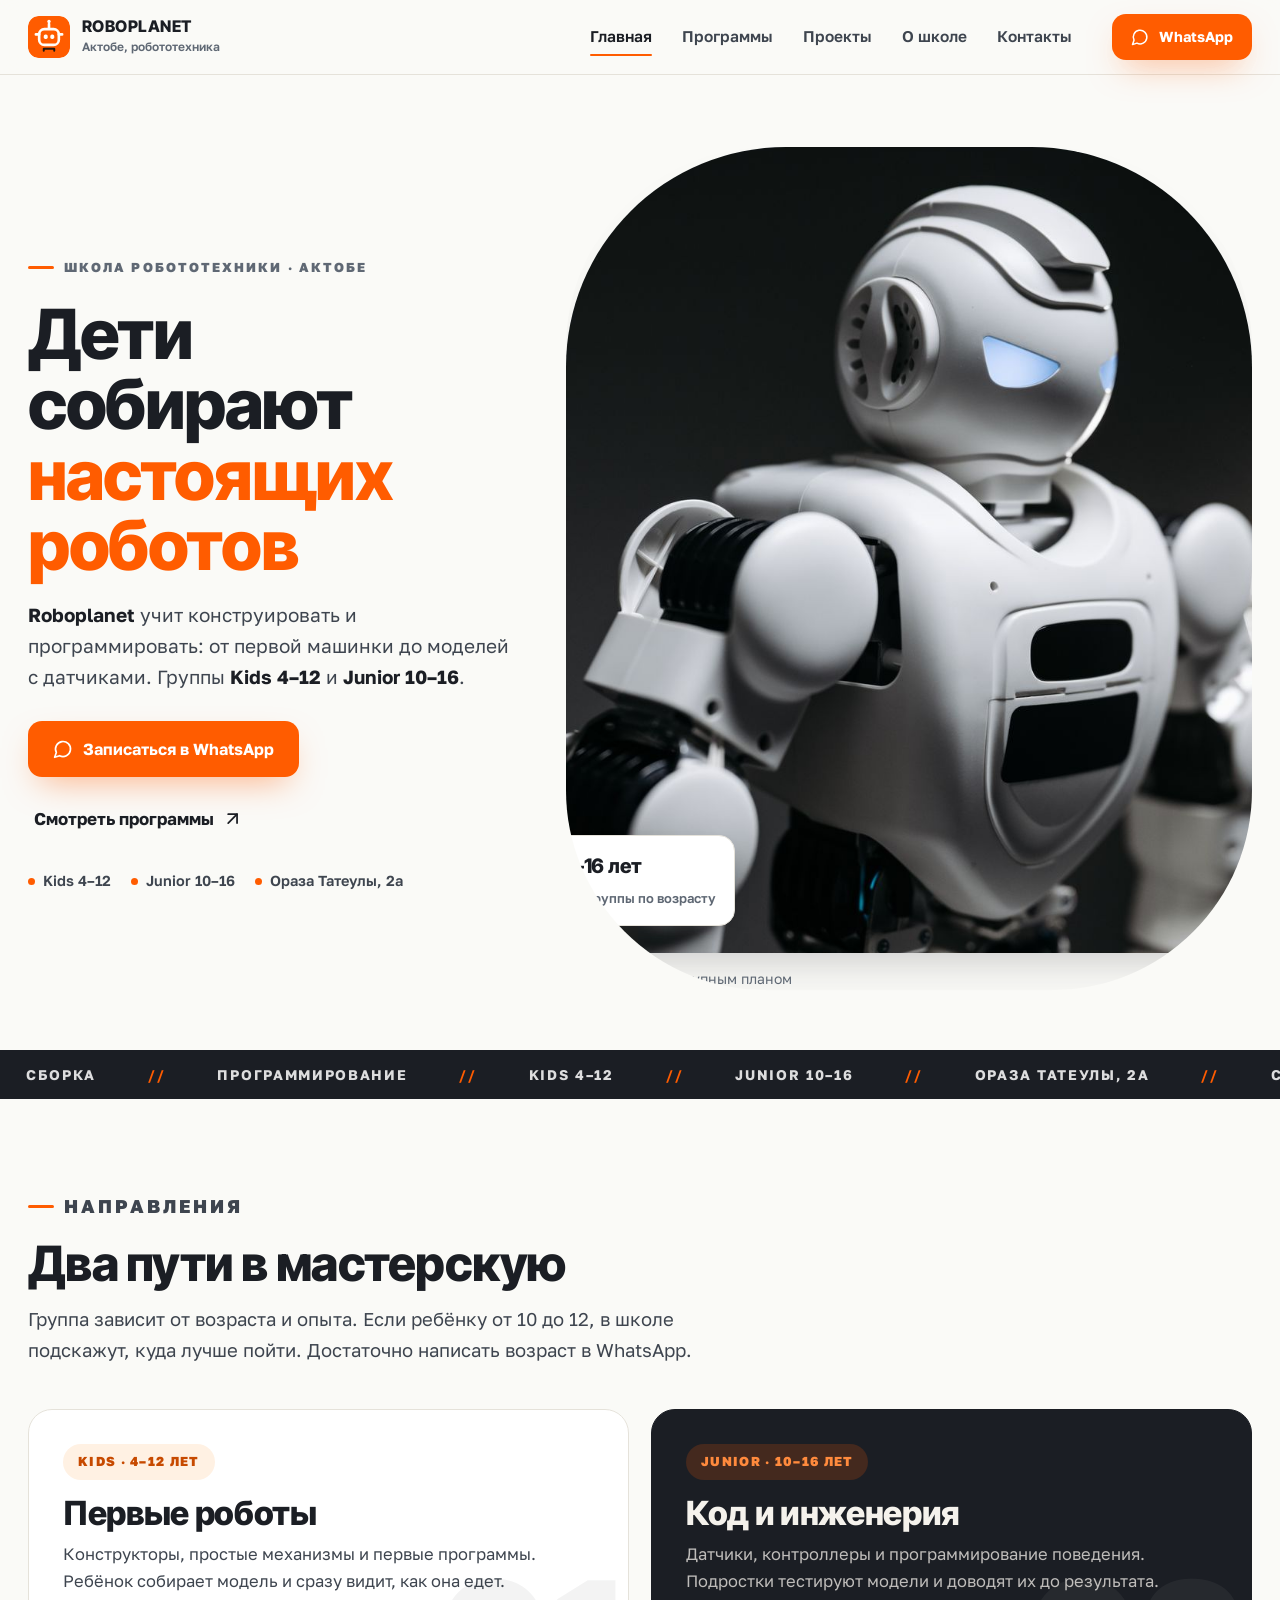
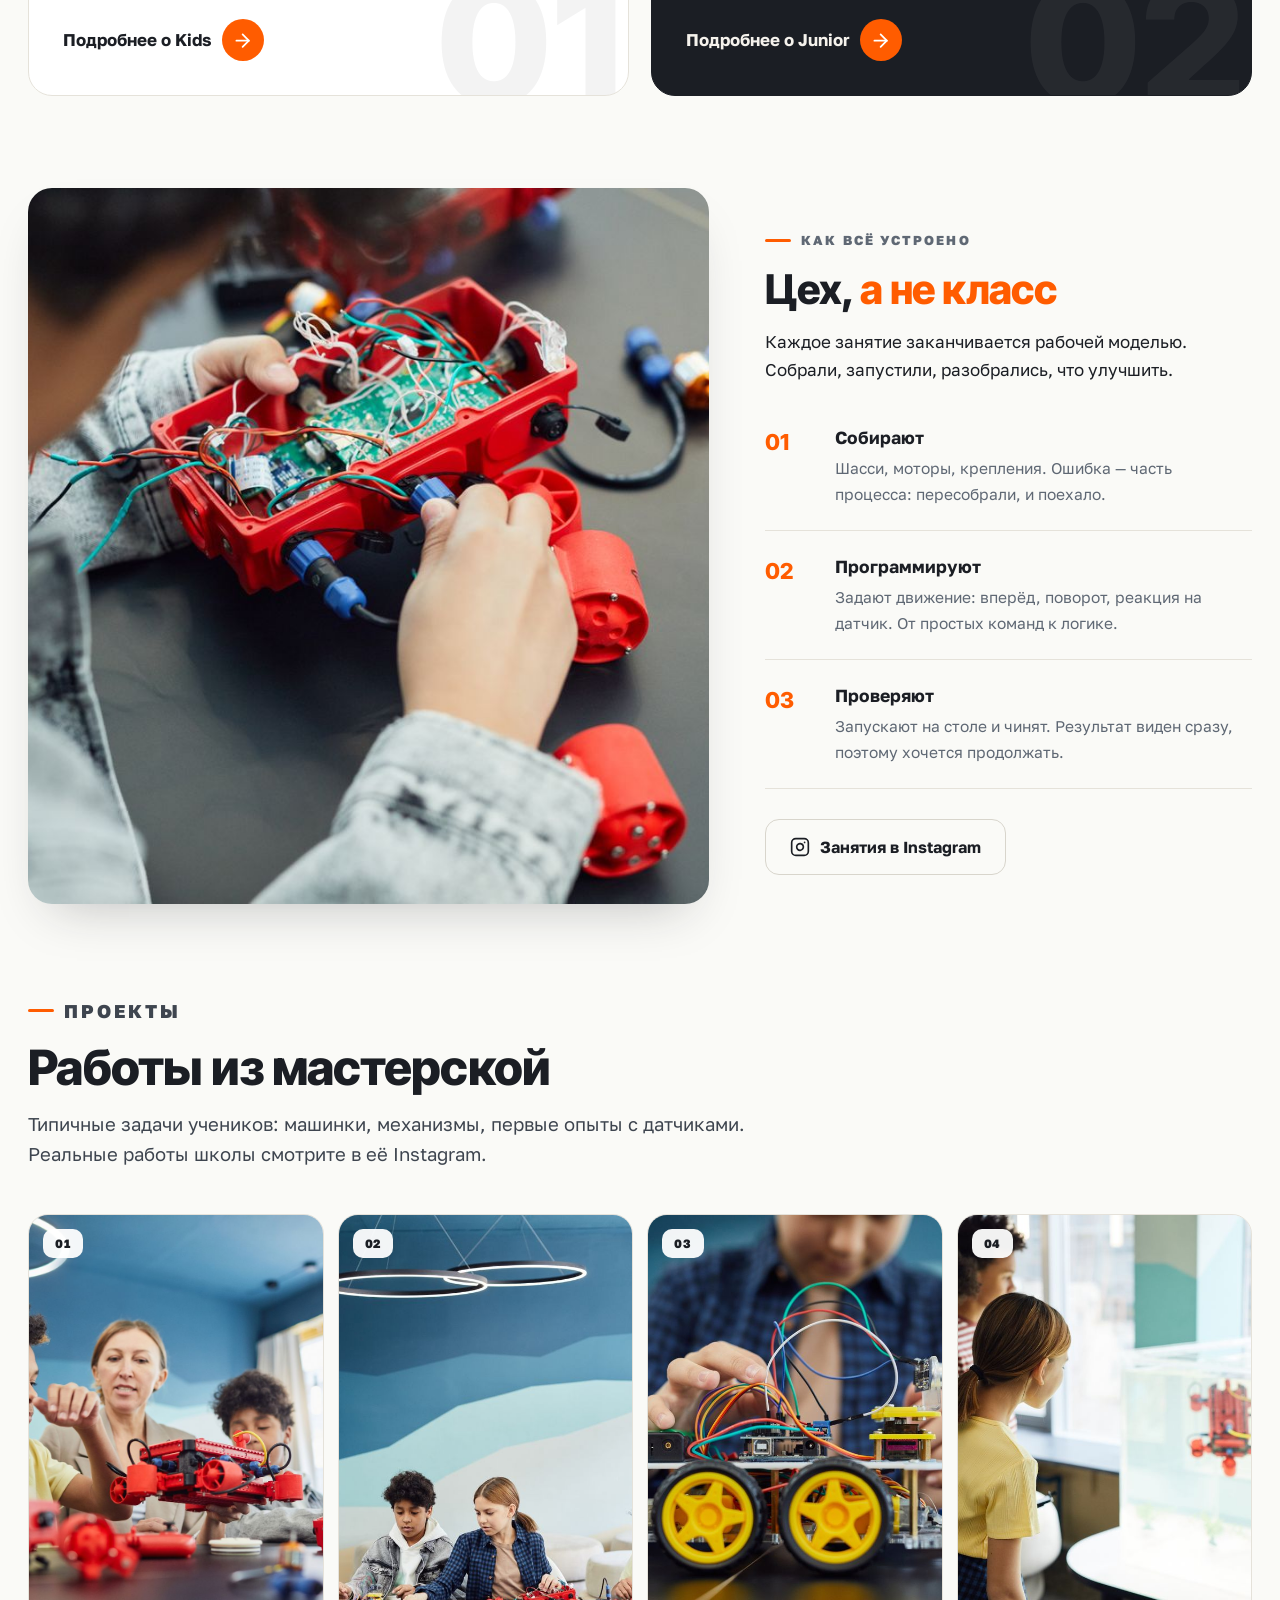
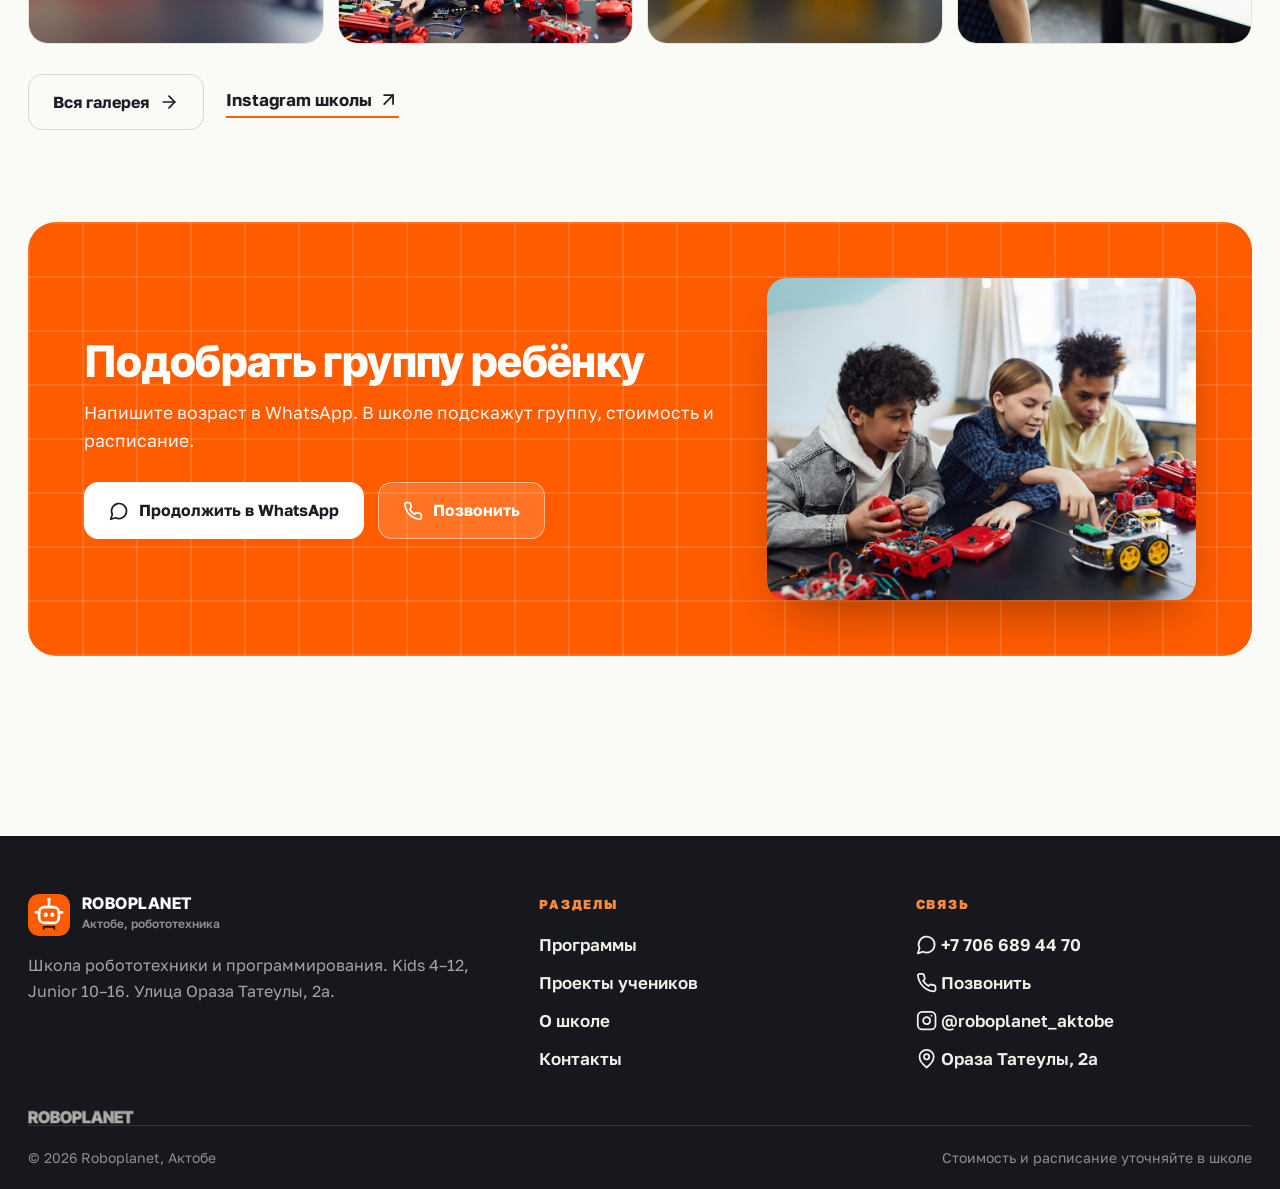
<file: index.html>
<!doctype html>
<html lang="ru">
<head>
<meta charset="utf-8"><meta name="viewport" content="width=device-width,initial-scale=1">
<title>Roboplanet: школа робототехники для детей в Актобе. Kids 4–12, Junior 10–16</title>
<meta name="description" content="Roboplanet в Актобе: дети собирают роботов и программируют движение. Группы Kids 4–12 и Junior 10–16, занятия на улице Ораза Татеулы, 2а.">
<link rel="icon" type="image/svg+xml" href="/assets/img/logo.svg">
<link rel="preconnect" href="https://fonts.googleapis.com"><link rel="preconnect" href="https://fonts.gstatic.com" crossorigin>
<link href="https://fonts.googleapis.com/css2?family=Golos+Text:wght@400;500;600;700;800&family=Inter+Tight:wght@600;700;800&display=swap" rel="stylesheet">
<link rel="stylesheet" href="/assets/css/style.css">
</head>
<body>
<svg width="0" height="0" style="position:absolute" aria-hidden="true"><defs>
<symbol id="i-chat" viewBox="0 0 24 24" fill="none" stroke="currentColor" stroke-width="2" stroke-linecap="round" stroke-linejoin="round"><path d="M7.9 20A9 9 0 1 0 4 16.1L2 22Z"/></symbol>
<symbol id="i-phone" viewBox="0 0 24 24" fill="none" stroke="currentColor" stroke-width="2" stroke-linecap="round" stroke-linejoin="round"><path d="M22 16.92v3a2 2 0 0 1-2.18 2 19.79 19.79 0 0 1-8.63-3.07 19.5 19.5 0 0 1-6-6A19.79 19.79 0 0 1 2.12 4.18 2 2 0 0 1 4.11 2h3a2 2 0 0 1 2 1.72c.13.96.36 1.9.7 2.81a2 2 0 0 1-.45 2.11L8.09 9.91a16 16 0 0 0 6 6l1.27-1.27a2 2 0 0 1 2.11-.45c.91.34 1.85.57 2.81.7A2 2 0 0 1 22 16.92z"/></symbol>
<symbol id="i-pin" viewBox="0 0 24 24" fill="none" stroke="currentColor" stroke-width="2" stroke-linecap="round" stroke-linejoin="round"><path d="M20 10c0 6-8 12-8 12s-8-6-8-12a8 8 0 0 1 16 0Z"/><circle cx="12" cy="10" r="3"/></symbol>
<symbol id="i-insta" viewBox="0 0 24 24" fill="none" stroke="currentColor" stroke-width="2" stroke-linecap="round" stroke-linejoin="round"><rect x="2" y="2" width="20" height="20" rx="5"/><path d="M16 11.37A4 4 0 1 1 12.63 8 4 4 0 0 1 16 11.37z"/><line x1="17.5" y1="6.5" x2="17.51" y2="6.5"/></symbol>
<symbol id="i-arrow" viewBox="0 0 24 24" fill="none" stroke="currentColor" stroke-width="2" stroke-linecap="round" stroke-linejoin="round"><path d="M5 12h14"/><path d="m12 5 7 7-7 7"/></symbol>
<symbol id="i-up" viewBox="0 0 24 24" fill="none" stroke="currentColor" stroke-width="2" stroke-linecap="round" stroke-linejoin="round"><path d="M7 7h10v10"/><path d="M7 17 17 7"/></symbol>
<symbol id="i-menu" viewBox="0 0 24 24" fill="none" stroke="currentColor" stroke-width="2.5" stroke-linecap="round"><path d="M4 7h16M4 12h16M4 17h16"/></symbol>
</defs></svg>
<a class="skip" href="#main">Перейти к содержанию</a>
<header class="header"><div class="wrap header-in">
<a class="brand" href="/" aria-label="Roboplanet, на главную"><img src="/assets/img/logo.svg" alt="Логотип Roboplanet" width="42" height="42"><span><b>ROBOPLANET</b><small>Актобе, робототехника</small></span></a>
<nav class="nav" aria-label="Основная навигация"><a href="/" class="active" aria-current="page">Главная</a><a href="/programs/">Программы</a><a href="/projects/">Проекты</a><a href="/about/">О школе</a><a href="/contacts/">Контакты</a></nav>
<a class="btn btn-solid btn-sm header-cta" href="https://wa.me/77066894470?text=%D0%97%D0%B4%D1%80%D0%B0%D0%B2%D1%81%D1%82%D0%B2%D1%83%D0%B9%D1%82%D0%B5!%20%D0%A5%D0%BE%D1%87%D1%83%20%D0%B2%20Roboplanet%20%D0%B2%20%D0%90%D0%BA%D1%82%D0%BE%D0%B1%D0%B5." target="_blank" rel="noopener"><svg class="ic" aria-hidden="true"><use href="#i-chat"/></svg>WhatsApp</a>
<button class="burger" id="burger" aria-label="Открыть меню" aria-expanded="false"><svg aria-hidden="true"><use href="#i-menu"/></svg></button>
</div></header>
<nav class="mmenu" aria-label="Мобильное меню"><a href="/" class="active">Главная</a><a href="/programs/">Программы</a><a href="/projects/">Проекты</a><a href="/about/">О школе</a><a href="/contacts/">Контакты</a><a href="https://wa.me/77066894470" target="_blank" rel="noopener" style="background:var(--orange);color:#fff;justify-content:center;border-radius:12px">Написать в WhatsApp</a></nav>
<main id="main">
<section class="hero"><div class="wrap hero-grid">
<div class="asm">
<p class="kicker">Школа робототехники · Актобе</p>
<h1>Дети собирают <span class="o">настоящих роботов</span></h1>
<p class="sub"><b>Roboplanet</b> учит конструировать и программировать: от первой машинки до моделей с датчиками. Группы <b>Kids 4–12</b> и <b>Junior 10–16</b>.</p>
<div class="cta-row">
<a class="btn btn-solid" href="https://wa.me/77066894470?text=%D0%97%D0%B4%D1%80%D0%B0%D0%B2%D1%81%D1%82%D0%B2%D1%83%D0%B9%D1%82%D0%B5!%20%D0%A5%D0%BE%D1%87%D1%83%20%D0%B7%D0%B0%D0%BF%D0%B8%D1%81%D0%B0%D1%82%D1%8C%20%D1%80%D0%B5%D0%B1%D1%91%D0%BD%D0%BA%D0%B0%20%D0%B2%20Roboplanet." target="_blank" rel="noopener"><svg class="ic" aria-hidden="true"><use href="#i-chat"/></svg>Записаться в WhatsApp</a>
<a class="link-quiet" href="/programs/">Смотреть программы<svg class="ic" aria-hidden="true"><use href="#i-up"/></svg></a>
</div>
<div class="hero-meta"><span><i></i>Kids 4–12</span><span><i></i>Junior 10–16</span><span><i></i>Ораза Татеулы, 2а</span></div>
</div>
<div class="asm-f"><figure class="hero-obj" style="margin:0">
<div class="arch"><img src="/assets/img/hero-robot-b.jpg" alt="Робот крупным планом: белый корпус, суставы и светящиеся глаза" fetchpriority="high" width="1200" height="1400"></div>
<div class="float-age"><b>4–16 лет</b><span>две группы по возрасту</span></div>
<figcaption class="cap"><span><b>Робототехника</b> крупным планом</span><span>Иллюстрация</span></figcaption>
</figure></div>
</div>
<div class="ticker" aria-hidden="true"><div class="ticker-in">
<span>Сборка</span><span class="sep">//</span><span>Программирование</span><span class="sep">//</span><span>Kids 4–12</span><span class="sep">//</span><span>Junior 10–16</span><span class="sep">//</span><span>Ораза Татеулы, 2а</span><span class="sep">//</span>
<span>Сборка</span><span class="sep">//</span><span>Программирование</span><span class="sep">//</span><span>Kids 4–12</span><span class="sep">//</span><span>Junior 10–16</span><span class="sep">//</span><span>Ораза Татеулы, 2а</span><span class="sep">//</span>
</div></div>
</section>
<section class="section"><div class="wrap">
<div class="sec-head reveal"><p class="kicker">Направления</p><h2>Два пути в мастерскую</h2><p>Группа зависит от возраста и опыта. Если ребёнку от 10 до 12, в школе подскажут, куда лучше пойти. Достаточно написать возраст в WhatsApp.</p></div>
<div class="doors stagger reveal">
<a class="door" href="/programs/"><span class="age">Kids · 4–12 лет</span><h3>Первые роботы</h3><p>Конструкторы, простые механизмы и первые программы. Ребёнок собирает модель и сразу видит, как она едет.</p><span class="go">Подробнее о Kids <span class="arr"><svg class="ic" aria-hidden="true"><use href="#i-arrow"/></svg></span></span><span class="big" aria-hidden="true">01</span></a>
<a class="door junior" href="/programs/"><span class="age">Junior · 10–16 лет</span><h3>Код и инженерия</h3><p>Датчики, контроллеры и программирование поведения. Подростки тестируют модели и доводят их до результата.</p><span class="go">Подробнее о Junior <span class="arr"><svg class="ic" aria-hidden="true"><use href="#i-arrow"/></svg></span></span><span class="big" aria-hidden="true">02</span></a>
</div>
</div></section>
<section class="section" style="padding-top:0"><div class="wrap"><div class="process">
<div class="ph reveal"><img src="/assets/img/build-1.jpg" alt="Ученик соединяет детали робототехнической модели" loading="lazy"></div>
<div class="reveal">
<p class="kicker">Как всё устроено</p>
<h2>Цех, <span class="o">а не класс</span></h2>
<p>Каждое занятие заканчивается рабочей моделью. Собрали, запустили, разобрались, что улучшить.</p>
<div class="srow"><span class="num">01</span><div><b>Собирают</b><p>Шасси, моторы, крепления. Ошибка — часть процесса: пересобрали, и поехало.</p></div></div>
<div class="srow"><span class="num">02</span><div><b>Программируют</b><p>Задают движение: вперёд, поворот, реакция на датчик. От простых команд к логике.</p></div></div>
<div class="srow"><span class="num">03</span><div><b>Проверяют</b><p>Запускают на столе и чинят. Результат виден сразу, поэтому хочется продолжать.</p></div></div>
<div class="link-row"><a class="btn btn-line" href="https://www.instagram.com/roboplanet_aktobe/" target="_blank" rel="noopener"><svg class="ic" aria-hidden="true"><use href="#i-insta"/></svg>Занятия в Instagram</a></div>
</div>
</div></div></section>
<section class="section" style="padding-top:0"><div class="wrap">
<div class="sec-head reveal"><p class="kicker">Проекты</p><h2>Работы из мастерской</h2><p>Типичные задачи учеников: машинки, механизмы, первые опыты с датчиками. Реальные работы школы смотрите в её Instagram.</p></div>
<div class="xstrip stagger reveal" role="list">
<a class="xp" role="listitem" href="/projects/"><img src="/assets/img/hero-main.jpg" alt="Ученики запускают собранных роботов" loading="lazy"><span class="xt">01</span><span class="xl"><b>Запуск моделей</b><span>Проверка на столе</span></span></a>
<a class="xp" role="listitem" href="/projects/"><img src="/assets/img/team-1.jpg" alt="Трое учеников проверяют собранного робота" loading="lazy"><span class="xt">02</span><span class="xl"><b>Командная проверка</b><span>Разбираем вместе</span></span></a>
<a class="xp" role="listitem" href="/projects/"><img src="/assets/img/kid-build.jpg" alt="Ребёнок собирает небольшого робота" loading="lazy"><span class="xt">03</span><span class="xl"><b>Сборка по схеме</b><span>Детали и моторы</span></span></a>
<a class="xp" role="listitem" href="/projects/"><img src="/assets/img/kids-watch.jpg" alt="Дети наблюдают за работой устройства" loading="lazy"><span class="xt">04</span><span class="xl"><b>Тест и наблюдение</b><span>Что улучшить</span></span></a>
</div>
<div class="link-row reveal"><a class="btn btn-line" href="/projects/">Вся галерея<svg class="ic" aria-hidden="true"><use href="#i-arrow"/></svg></a><a class="link-more" href="https://www.instagram.com/roboplanet_aktobe/" target="_blank" rel="noopener">Instagram школы<svg class="ic" aria-hidden="true"><use href="#i-up"/></svg></a></div>
</div></section>
<section class="section" style="padding-top:0"><div class="wrap"><div class="band reveal">
<div><h2>Подобрать группу ребёнку</h2><p>Напишите возраст в WhatsApp. В школе подскажут группу, стоимость и расписание.</p><div style="display:flex;gap:14px;flex-wrap:wrap"><a class="btn btn-line" style="background:#fff;border-color:#fff" href="https://wa.me/77066894470?text=%D0%97%D0%B4%D1%80%D0%B0%D0%B2%D1%81%D1%82%D0%B2%D1%83%D0%B9%D1%82%D0%B5!%20%D0%A0%D0%B5%D0%B1%D1%91%D0%BD%D0%BA%D1%83%20X%20%D0%BB%D0%B5%D1%82.%20%D0%9F%D0%BE%D0%B4%D1%81%D0%BA%D0%B0%D0%B6%D0%B8%D1%82%D0%B5%20%D0%B3%D1%80%D1%83%D0%BF%D0%BF%D1%83." target="_blank" rel="noopener"><svg class="ic" aria-hidden="true"><use href="#i-chat"/></svg>Продолжить в WhatsApp</a><a class="btn btn-ghost-light" href="tel:+77066894470"><svg class="ic" aria-hidden="true"><use href="#i-phone"/></svg>Позвонить</a></div></div>
<div class="band-img"><img src="/assets/img/class-1.jpg" alt="Дети вместе работают над робототехническим проектом" loading="lazy"></div>
</div></div></section>
</main>
<footer class="footer"><div class="wrap">
<div class="foot-grid">
<div><a class="brand" href="/"><img src="/assets/img/logo.svg" alt="Логотип Roboplanet" width="42" height="42"><span><b>ROBOPLANET</b><small>Актобе, робототехника</small></span></a>
<p>Школа робототехники и программирования. Kids 4–12, Junior 10–16. Улица Ораза Татеулы, 2а.</p></div>
<div><h4>Разделы</h4><ul><li><a href="/programs/">Программы</a></li><li><a href="/projects/">Проекты учеников</a></li><li><a href="/about/">О школе</a></li><li><a href="/contacts/">Контакты</a></li></ul></div>
<div><h4>Связь</h4><ul>
<li><a href="https://wa.me/77066894470" target="_blank" rel="noopener"><svg class="ic" aria-hidden="true"><use href="#i-chat"/></svg> +7 706 689 44 70</a></li>
<li><a href="tel:+77066894470"><svg class="ic" aria-hidden="true"><use href="#i-phone"/></svg> Позвонить</a></li>
<li><a href="https://www.instagram.com/roboplanet_aktobe/" target="_blank" rel="noopener"><svg class="ic" aria-hidden="true"><use href="#i-insta"/></svg> @roboplanet_aktobe</a></li>
<li><a href="https://www.google.com/maps/search/?api=1&query=%D0%9E%D1%80%D0%B0%D0%B7%D0%B0+%D0%A2%D0%B0%D1%82%D0%B5%D1%83%D0%BB%D1%8B+2%D0%B0+%D0%90%D0%BA%D1%82%D0%BE%D0%B1%D0%B5" target="_blank" rel="noopener"><svg class="ic" aria-hidden="true"><use href="#i-pin"/></svg> Ораза Татеулы, 2а</a></li>
</ul></div>
</div>
<p class="giant" aria-hidden="true">Roboplanet</p>
<div class="foot-bottom"><span>© <span data-year>2026</span> Roboplanet, Актобе</span><span>Стоимость и расписание уточняйте в школе</span></div>
</div></footer>
<script src="/assets/js/main.js" defer></script>
</body></html>
</file>
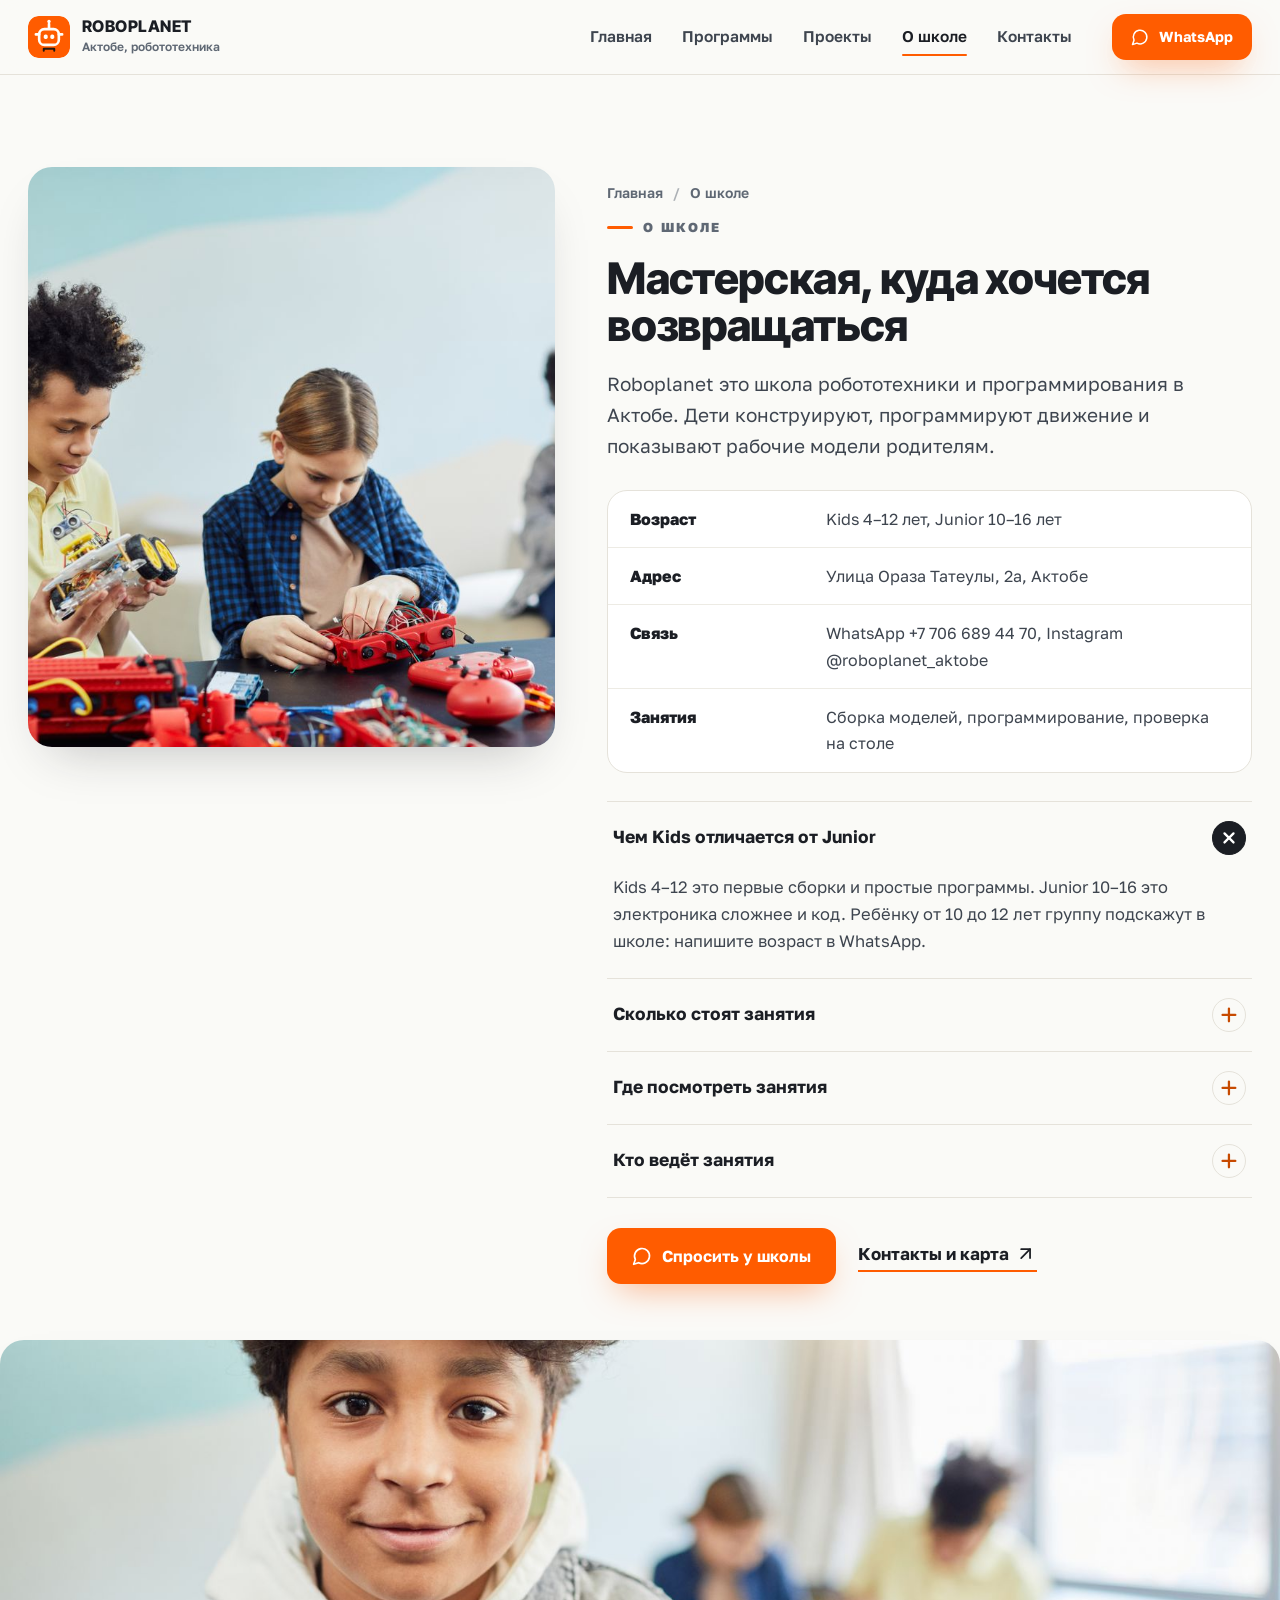
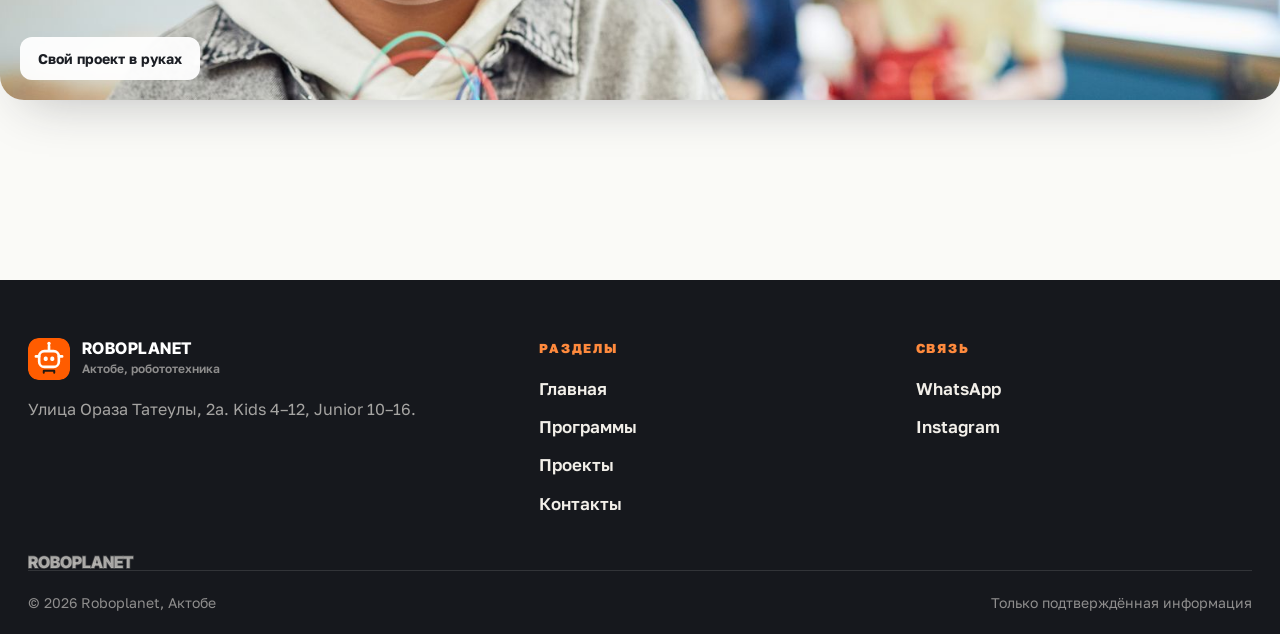
<file: about/index.html>
<!doctype html><html lang="ru"><head><meta charset="utf-8"><meta name="viewport" content="width=device-width,initial-scale=1">
<title>О школе Roboplanet в Актобе. Подход и атмосфера</title>
<meta name="description" content="Roboplanet в Актобе: школа робототехники и программирования для детей 4–16 лет. Как проходят занятия, адрес Ораза Татеулы 2а, связь через WhatsApp.">
<link rel="icon" type="image/svg+xml" href="/assets/img/logo.svg">
<link rel="preconnect" href="https://fonts.googleapis.com"><link rel="preconnect" href="https://fonts.gstatic.com" crossorigin>
<link href="https://fonts.googleapis.com/css2?family=Golos+Text:wght@400;500;600;700;800&family=Inter+Tight:wght@600;700;800&display=swap" rel="stylesheet">
<link rel="stylesheet" href="/assets/css/style.css"></head>
<body>
<svg width="0" height="0" style="position:absolute" aria-hidden="true"><defs>
<symbol id="i-chat" viewBox="0 0 24 24" fill="none" stroke="currentColor" stroke-width="2" stroke-linecap="round" stroke-linejoin="round"><path d="M7.9 20A9 9 0 1 0 4 16.1L2 22Z"/></symbol>
<symbol id="i-insta" viewBox="0 0 24 24" fill="none" stroke="currentColor" stroke-width="2" stroke-linecap="round" stroke-linejoin="round"><rect x="2" y="2" width="20" height="20" rx="5"/><path d="M16 11.37A4 4 0 1 1 12.63 8 4 4 0 0 1 16 11.37z"/><line x1="17.5" y1="6.5" x2="17.51" y2="6.5"/></symbol>
<symbol id="i-menu" viewBox="0 0 24 24" fill="none" stroke="currentColor" stroke-width="2.5" stroke-linecap="round"><path d="M4 7h16M4 12h16M4 17h16"/></symbol>
<symbol id="i-plus" viewBox="0 0 24 24" fill="none" stroke="currentColor" stroke-width="2.5" stroke-linecap="round"><path d="M12 5v14M5 12h14"/></symbol>
<symbol id="i-up" viewBox="0 0 24 24" fill="none" stroke="currentColor" stroke-width="2" stroke-linecap="round" stroke-linejoin="round"><path d="M7 7h10v10"/><path d="M7 17 17 7"/></symbol>
</defs></svg>
<a class="skip" href="#main">Перейти к содержанию</a>
<header class="header"><div class="wrap header-in">
<a class="brand" href="/"><img src="/assets/img/logo.svg" alt="Логотип Roboplanet" width="46" height="46"><span><b>ROBOPLANET</b><small>Актобе, робототехника</small></span></a>
<nav class="nav" aria-label="Основная навигация"><a href="/">Главная</a><a href="/programs/">Программы</a><a href="/projects/">Проекты</a><a href="/about/" class="active" aria-current="page">О школе</a><a href="/contacts/">Контакты</a></nav>
<a class="btn btn-solid btn-sm header-cta" href="https://wa.me/77066894470" target="_blank" rel="noopener"><svg class="ic" aria-hidden="true"><use href="#i-chat"/></svg>WhatsApp</a>
<button class="burger" id="burger" aria-label="Открыть меню" aria-expanded="false"><svg aria-hidden="true"><use href="#i-menu"/></svg></button>
</div></header>
<nav class="mmenu" aria-label="Мобильное меню"><a href="/">Главная</a><a href="/programs/">Программы</a><a href="/projects/">Проекты</a><a href="/about/" class="active">О школе</a><a href="/contacts/">Контакты</a><a href="https://wa.me/77066894470" target="_blank" rel="noopener" style="background:var(--orange);color:#fff;justify-content:center">Написать в WhatsApp</a></nav>
<main id="main"><section class="section"><div class="wrap split">
<div class="sticky reveal"><div class="frame"><img src="/assets/img/class-3.jpg" alt="Подростки сосредоточенно работают над робототехническими моделями" loading="lazy"></div></div>
<div class="about">
<p class="crumbs"><a href="/">Главная</a><span class="sep">/</span><span>О школе</span></p><p class="kicker">О школе</p>
<h2>Мастерская, куда хочется возвращаться</h2>
<p style="color:var(--ink-2);font-size:19px">Roboplanet это школа робототехники и программирования в Актобе. Дети конструируют, программируют движение и показывают рабочие модели родителям.</p>
<dl class="facts">
<div><dt>Возраст</dt><dd>Kids 4–12 лет, Junior 10–16 лет</dd></div>
<div><dt>Адрес</dt><dd>Улица Ораза Татеулы, 2а, Актобе</dd></div>
<div><dt>Связь</dt><dd>WhatsApp +7 706 689 44 70, Instagram @roboplanet_aktobe</dd></div>
<div><dt>Занятия</dt><dd>Сборка моделей, программирование, проверка на столе</dd></div>
</dl>
<div class="faq reveal">
<details open><summary>Чем Kids отличается от Junior<span class="pm"><svg class="ic" aria-hidden="true"><use href="#i-plus"/></svg></span></summary><p><span>Kids 4–12 это первые сборки и простые программы. Junior 10–16 это электроника сложнее и код. Ребёнку от 10 до 12 лет группу подскажут в школе: напишите возраст в WhatsApp.</span></p></details>
<details><summary>Сколько стоят занятия<span class="pm"><svg class="ic" aria-hidden="true"><use href="#i-plus"/></svg></span></summary><p><span>Актуальные цены и расписание школа называет в переписке. Нажмите кнопку WhatsApp, откроется чат с готовым вопросом.</span></p></details>
<details><summary>Где посмотреть занятия<span class="pm"><svg class="ic" aria-hidden="true"><use href="#i-plus"/></svg></span></summary><p><span>В Instagram школы @roboplanet_aktobe: фото занятий и проектов учеников. Ссылка есть в подвале каждой страницы.</span></p></details>
<details><summary>Кто ведёт занятия<span class="pm"><svg class="ic" aria-hidden="true"><use href="#i-plus"/></svg></span></summary><p><span>Состав команды уточняйте напрямую в школе. Напишите в WhatsApp, вас познакомят с наставниками.</span></p></details>
</div>
<div class="link-row"><a class="btn btn-solid" href="https://wa.me/77066894470?text=%D0%97%D0%B4%D1%80%D0%B0%D0%B2%D1%81%D1%82%D0%B2%D1%83%D0%B9%D1%82%D0%B5!%20%D0%A5%D0%BE%D1%87%D1%83%20%D1%83%D0%B7%D0%BD%D0%B0%D1%82%D1%8C%20%D0%BF%D0%BE%D0%B4%D1%80%D0%BE%D0%B1%D0%BD%D0%B5%D0%B5%20%D0%BE%20%D1%88%D0%BA%D0%BE%D0%BB%D0%B5." target="_blank" rel="noopener"><svg class="ic" aria-hidden="true"><use href="#i-chat"/></svg>Спросить у школы</a><a class="link-more" href="/contacts/">Контакты и карта<svg class="ic" aria-hidden="true"><use href="#i-up"/></svg></a></div>
</div>
</div>
<div class="wide-photo reveal"><img src="/assets/img/kid-smile.jpg" alt="Ученик улыбается, держа собранный робототехнический проект" loading="lazy"><span>Свой проект в руках</span></div>
</div></section></main>
<footer class="footer"><div class="wrap">
<div class="foot-grid">
<div><a class="brand" href="/"><img src="/assets/img/logo.svg" alt="Логотип Roboplanet" width="46" height="46"><span><b>ROBOPLANET</b><small>Актобе, робототехника</small></span></a>
<p>Улица Ораза Татеулы, 2а. Kids 4–12, Junior 10–16.</p></div>
<div><h4>Разделы</h4><ul><li><a href="/">Главная</a></li><li><a href="/programs/">Программы</a></li><li><a href="/projects/">Проекты</a></li><li><a href="/contacts/">Контакты</a></li></ul></div>
<div><h4>Связь</h4><ul><li><a href="https://wa.me/77066894470" target="_blank" rel="noopener">WhatsApp</a></li><li><a href="https://www.instagram.com/roboplanet_aktobe/" target="_blank" rel="noopener">Instagram</a></li></ul></div>
</div>
<p class="giant" aria-hidden="true">Roboplanet</p>
<div class="foot-bottom"><span>© <span data-year>2026</span> Roboplanet, Актобе</span><span>Только подтверждённая информация</span></div>
</div></footer>
<script src="/assets/js/main.js" defer></script></body></html>
</file>
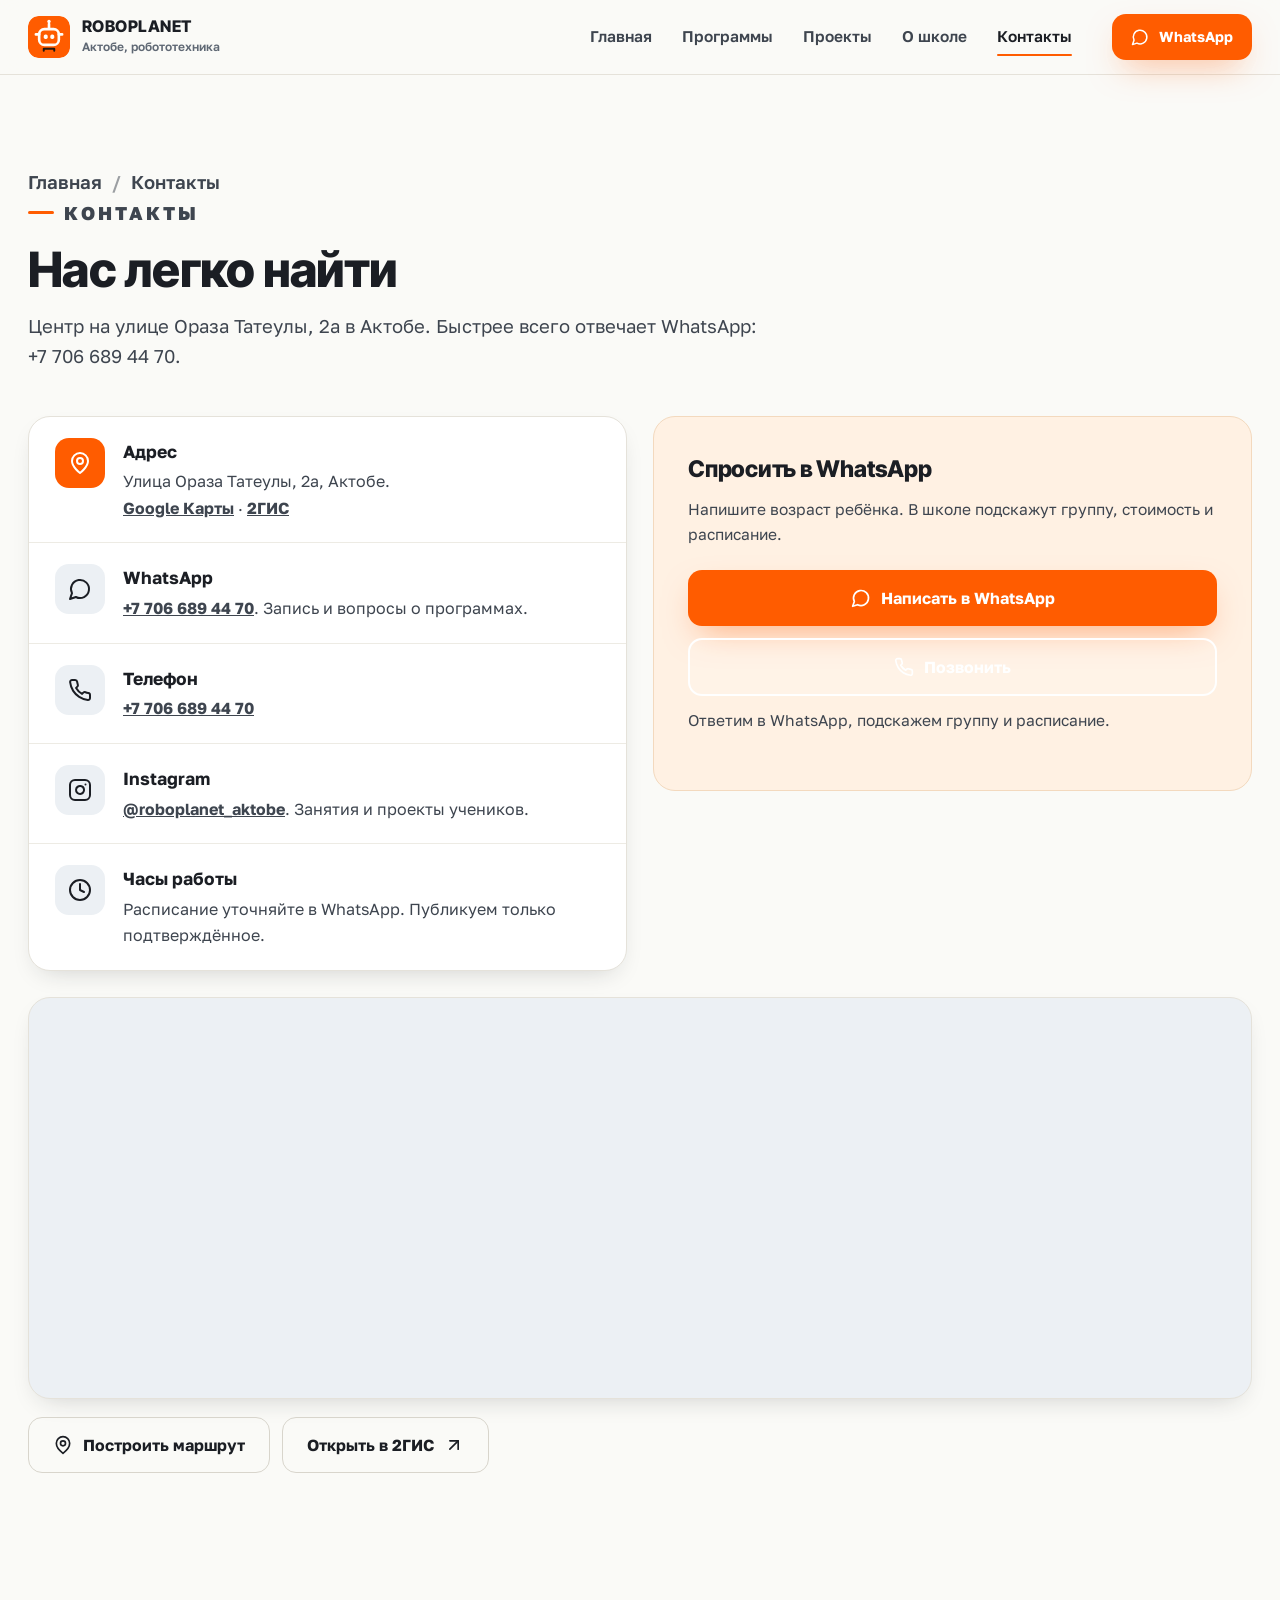
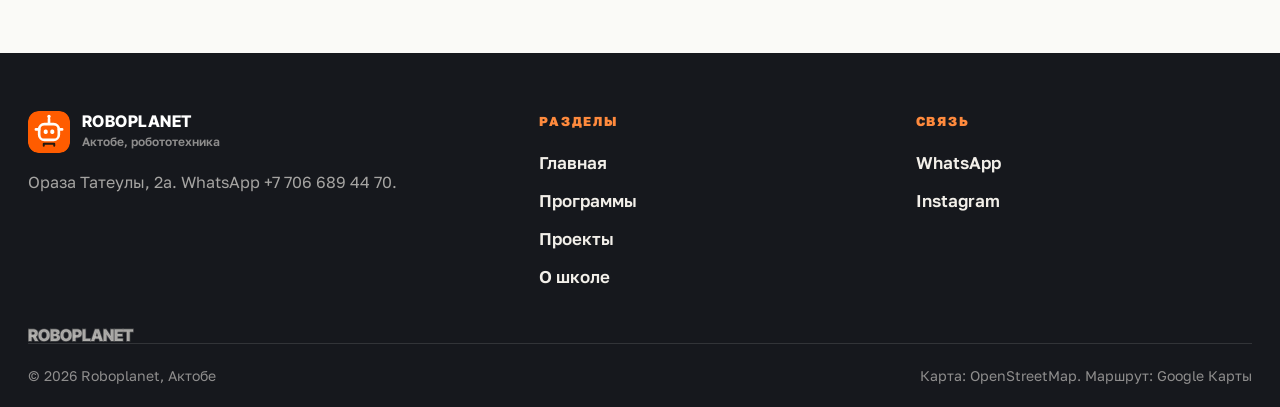
<file: contacts/index.html>
<!doctype html><html lang="ru"><head><meta charset="utf-8"><meta name="viewport" content="width=device-width,initial-scale=1">
<title>Контакты Roboplanet в Актобе. Ораза Татеулы, 2а</title>
<meta name="description" content="Как найти Roboplanet в Актобе: улица Ораза Татеулы, 2а. WhatsApp +7 706 689 44 70, Instagram @roboplanet_aktobe. Маршрут в Google Картах и 2ГИС.">
<link rel="icon" type="image/svg+xml" href="/assets/img/logo.svg">
<link rel="preconnect" href="https://fonts.googleapis.com"><link rel="preconnect" href="https://fonts.gstatic.com" crossorigin>
<link href="https://fonts.googleapis.com/css2?family=Golos+Text:wght@400;500;600;700;800&family=Inter+Tight:wght@600;700;800&display=swap" rel="stylesheet">
<link rel="stylesheet" href="/assets/css/style.css"></head>
<body>
<svg width="0" height="0" style="position:absolute" aria-hidden="true"><defs>
<symbol id="i-chat" viewBox="0 0 24 24" fill="none" stroke="currentColor" stroke-width="2" stroke-linecap="round" stroke-linejoin="round"><path d="M7.9 20A9 9 0 1 0 4 16.1L2 22Z"/></symbol>
<symbol id="i-phone" viewBox="0 0 24 24" fill="none" stroke="currentColor" stroke-width="2" stroke-linecap="round" stroke-linejoin="round"><path d="M22 16.92v3a2 2 0 0 1-2.18 2 19.79 19.79 0 0 1-8.63-3.07 19.5 19.5 0 0 1-6-6A19.79 19.79 0 0 1 2.12 4.18 2 2 0 0 1 4.11 2h3a2 2 0 0 1 2 1.72c.13.96.36 1.9.7 2.81a2 2 0 0 1-.45 2.11L8.09 9.91a16 16 0 0 0 6 6l1.27-1.27a2 2 0 0 1 2.11-.45c.91.34 1.85.57 2.81.7A2 2 0 0 1 22 16.92z"/></symbol>
<symbol id="i-pin" viewBox="0 0 24 24" fill="none" stroke="currentColor" stroke-width="2" stroke-linecap="round" stroke-linejoin="round"><path d="M20 10c0 6-8 12-8 12s-8-6-8-12a8 8 0 0 1 16 0Z"/><circle cx="12" cy="10" r="3"/></symbol>
<symbol id="i-insta" viewBox="0 0 24 24" fill="none" stroke="currentColor" stroke-width="2" stroke-linecap="round" stroke-linejoin="round"><rect x="2" y="2" width="20" height="20" rx="5"/><path d="M16 11.37A4 4 0 1 1 12.63 8 4 4 0 0 1 16 11.37z"/><line x1="17.5" y1="6.5" x2="17.51" y2="6.5"/></symbol>
<symbol id="i-clock" viewBox="0 0 24 24" fill="none" stroke="currentColor" stroke-width="2" stroke-linecap="round" stroke-linejoin="round"><circle cx="12" cy="12" r="10"/><path d="M12 6v6l4 2"/></symbol>
<symbol id="i-menu" viewBox="0 0 24 24" fill="none" stroke="currentColor" stroke-width="2.5" stroke-linecap="round"><path d="M4 7h16M4 12h16M4 17h16"/></symbol>
<symbol id="i-up" viewBox="0 0 24 24" fill="none" stroke="currentColor" stroke-width="2" stroke-linecap="round" stroke-linejoin="round"><path d="M7 7h10v10"/><path d="M7 17 17 7"/></symbol>
</defs></svg>
<a class="skip" href="#main">Перейти к содержанию</a>
<header class="header"><div class="wrap header-in">
<a class="brand" href="/"><img src="/assets/img/logo.svg" alt="Логотип Roboplanet" width="46" height="46"><span><b>ROBOPLANET</b><small>Актобе, робототехника</small></span></a>
<nav class="nav" aria-label="Основная навигация"><a href="/">Главная</a><a href="/programs/">Программы</a><a href="/projects/">Проекты</a><a href="/about/">О школе</a><a href="/contacts/" class="active" aria-current="page">Контакты</a></nav>
<a class="btn btn-solid btn-sm header-cta" href="https://wa.me/77066894470" target="_blank" rel="noopener"><svg class="ic" aria-hidden="true"><use href="#i-chat"/></svg>WhatsApp</a>
<button class="burger" id="burger" aria-label="Открыть меню" aria-expanded="false"><svg aria-hidden="true"><use href="#i-menu"/></svg></button>
</div></header>
<nav class="mmenu" aria-label="Мобильное меню"><a href="/">Главная</a><a href="/programs/">Программы</a><a href="/projects/">Проекты</a><a href="/about/">О школе</a><a href="/contacts/" class="active">Контакты</a><a href="https://wa.me/77066894470" target="_blank" rel="noopener" style="background:var(--orange);color:#fff;justify-content:center">Написать в WhatsApp</a></nav>
<main id="main"><section class="section"><div class="wrap">
<div class="sec-head"><p class="crumbs"><a href="/">Главная</a><span class="sep">/</span><span>Контакты</span></p><p class="kicker">Контакты</p><h2>Нас легко найти</h2><p>Центр на улице Ораза Татеулы, 2а в Актобе. Быстрее всего отвечает WhatsApp: +7 706 689 44 70.</p></div>
<div class="cgrid">
<div class="info reveal">
<div class="irow"><span class="badge alt"><svg class="ic" aria-hidden="true"><use href="#i-pin"/></svg></span><div><b>Адрес</b><p>Улица Ораза Татеулы, 2а, Актобе.<br><a href="https://www.google.com/maps/search/?api=1&query=%D0%9E%D1%80%D0%B0%D0%B7%D0%B0+%D0%A2%D0%B0%D1%82%D0%B5%D1%83%D0%BB%D1%8B+2%D0%B0+%D0%90%D0%BA%D1%82%D0%BE%D0%B1%D0%B5" target="_blank" rel="noopener">Google Карты</a> · <a href="https://2gis.kz/aktobe/search/%D0%9E%D1%80%D0%B0%D0%B7%D0%B0%20%D0%A2%D0%B0%D1%82%D0%B5%D1%83%D0%BB%D1%8B%202%D0%B0" target="_blank" rel="noopener">2ГИС</a></p></div></div>
<div class="irow"><span class="badge"><svg class="ic" aria-hidden="true"><use href="#i-chat"/></svg></span><div><b>WhatsApp</b><p><a href="https://wa.me/77066894470" target="_blank" rel="noopener">+7 706 689 44 70</a>. Запись и вопросы о программах.</p></div></div>
<div class="irow"><span class="badge"><svg class="ic" aria-hidden="true"><use href="#i-phone"/></svg></span><div><b>Телефон</b><p><a href="tel:+77066894470">+7 706 689 44 70</a></p></div></div>
<div class="irow"><span class="badge"><svg class="ic" aria-hidden="true"><use href="#i-insta"/></svg></span><div><b>Instagram</b><p><a href="https://www.instagram.com/roboplanet_aktobe/" target="_blank" rel="noopener">@roboplanet_aktobe</a>. Занятия и проекты учеников.</p></div></div>
<div class="irow"><span class="badge"><svg class="ic" aria-hidden="true"><use href="#i-clock"/></svg></span><div><b>Часы работы</b><p>Расписание уточняйте в WhatsApp. Публикуем только подтверждённое.</p></div></div>
</div>
<div class="direct reveal">
<h3>Спросить в WhatsApp</h3>
<p>Напишите возраст ребёнка. В школе подскажут группу, стоимость и расписание.</p>
<a class="btn btn-solid" href="https://wa.me/77066894470?text=%D0%97%D0%B4%D1%80%D0%B0%D0%B2%D1%81%D1%82%D0%B2%D1%83%D0%B9%D1%82%D0%B5!%20%D0%A0%D0%B5%D0%B1%D1%91%D0%BD%D0%BA%D1%83%20X%20%D0%BB%D0%B5%D1%82." target="_blank" rel="noopener"><svg class="ic" aria-hidden="true"><use href="#i-chat"/></svg>Написать в WhatsApp</a>
<a class="btn btn-ghost-light" style="border:2px solid #fff" href="tel:+77066894470"><svg class="ic" aria-hidden="true"><use href="#i-phone"/></svg>Позвонить</a>
<p class="note">Ответим в WhatsApp, подскажем группу и расписание.</p>
</div>
</div>
<div class="mapwrap reveal"><iframe title="Карта: улица Ораза Татеулы, 2а, Актобе" loading="lazy" src="https://www.openstreetmap.org/export/embed.html?bbox=57.12%2C50.24%2C57.24%2C50.33&layer=mapnik&marker=50.285%2C57.18"></iframe></div>
<div class="mapbar"><a class="btn btn-line" href="https://www.google.com/maps/search/?api=1&query=%D0%9E%D1%80%D0%B0%D0%B7%D0%B0+%D0%A2%D0%B0%D1%82%D0%B5%D1%83%D0%BB%D1%8B+2%D0%B0+%D0%90%D0%BA%D1%82%D0%BE%D0%B1%D0%B5" target="_blank" rel="noopener"><svg class="ic" aria-hidden="true"><use href="#i-pin"/></svg>Построить маршрут</a><a class="btn btn-line" href="https://2gis.kz/aktobe/search/%D0%9E%D1%80%D0%B0%D0%B7%D0%B0%20%D0%A2%D0%B0%D1%82%D0%B5%D1%83%D0%BB%D1%8B%202%D0%B0" target="_blank" rel="noopener">Открыть в 2ГИС<svg class="ic" aria-hidden="true"><use href="#i-up"/></svg></a></div>
</div></section></main>
<footer class="footer"><div class="wrap">
<div class="foot-grid">
<div><a class="brand" href="/"><img src="/assets/img/logo.svg" alt="Логотип Roboplanet" width="46" height="46"><span><b>ROBOPLANET</b><small>Актобе, робототехника</small></span></a>
<p>Ораза Татеулы, 2а. WhatsApp +7 706 689 44 70.</p></div>
<div><h4>Разделы</h4><ul><li><a href="/">Главная</a></li><li><a href="/programs/">Программы</a></li><li><a href="/projects/">Проекты</a></li><li><a href="/about/">О школе</a></li></ul></div>
<div><h4>Связь</h4><ul><li><a href="https://wa.me/77066894470" target="_blank" rel="noopener">WhatsApp</a></li><li><a href="https://www.instagram.com/roboplanet_aktobe/" target="_blank" rel="noopener">Instagram</a></li></ul></div>
</div>
<p class="giant" aria-hidden="true">Roboplanet</p>
<div class="foot-bottom"><span>© <span data-year>2026</span> Roboplanet, Актобе</span><span>Карта: OpenStreetMap. Маршрут: Google Карты</span></div>
</div></footer>
<script src="/assets/js/main.js" defer></script></body></html>
</file>
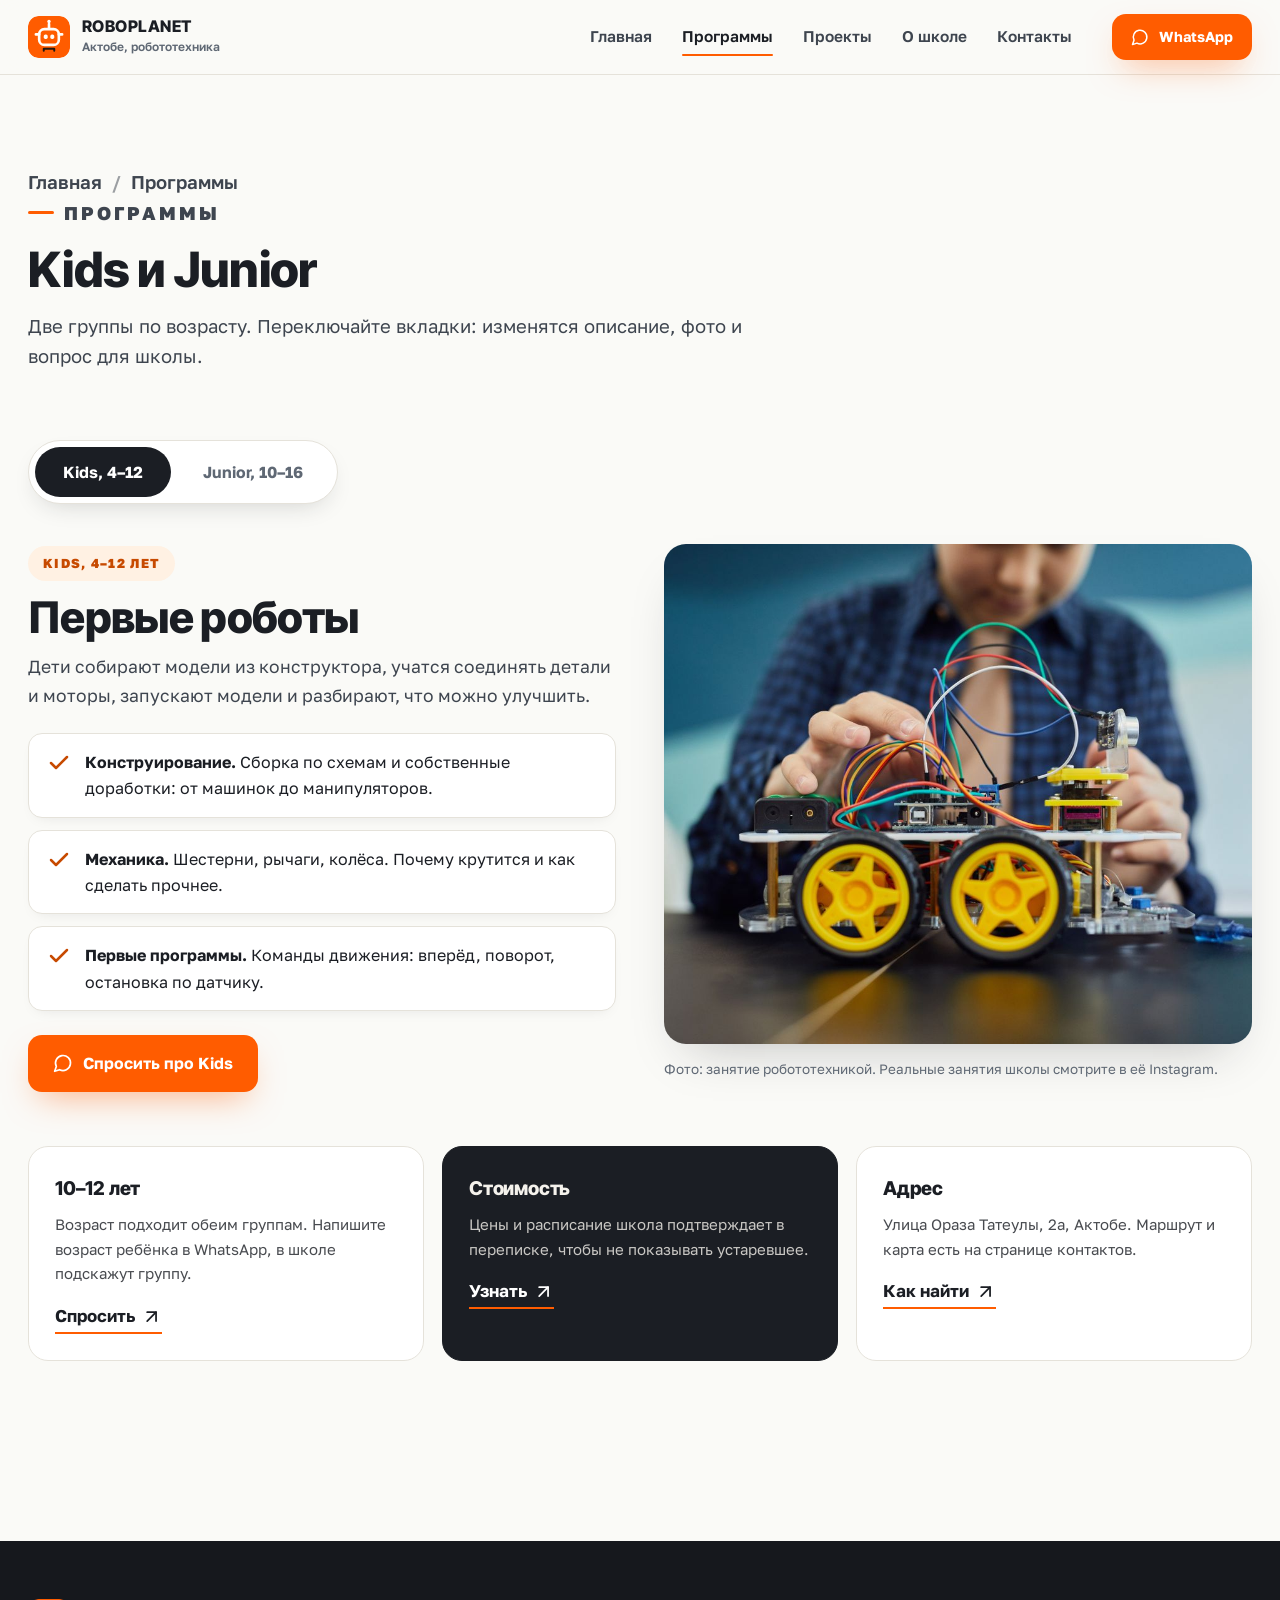
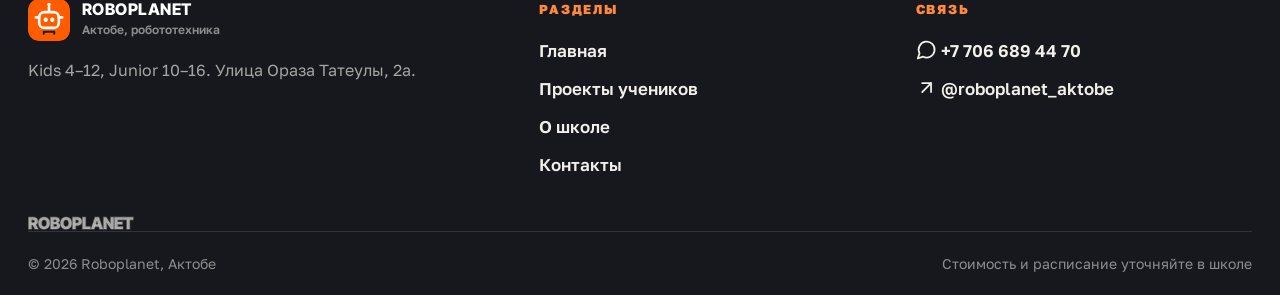
<file: programs/index.html>
<!doctype html><html lang="ru"><head><meta charset="utf-8"><meta name="viewport" content="width=device-width,initial-scale=1">
<title>Программы Kids 4–12 и Junior 10–16. Roboplanet, Актобе</title>
<meta name="description" content="Две программы Roboplanet в Актобе: Kids 4–12 и Junior 10–16. Конструирование, робототехника, программирование. Стоимость и расписание уточняйте в WhatsApp: +7 706 689 44 70.">
<link rel="icon" type="image/svg+xml" href="/assets/img/logo.svg">
<link rel="preconnect" href="https://fonts.googleapis.com"><link rel="preconnect" href="https://fonts.gstatic.com" crossorigin>
<link href="https://fonts.googleapis.com/css2?family=Golos+Text:wght@400;500;600;700;800&family=Inter+Tight:wght@600;700;800&display=swap" rel="stylesheet">
<link rel="stylesheet" href="/assets/css/style.css"></head>
<body>
<svg width="0" height="0" style="position:absolute" aria-hidden="true"><defs>
<symbol id="i-chat" viewBox="0 0 24 24" fill="none" stroke="currentColor" stroke-width="2" stroke-linecap="round" stroke-linejoin="round"><path d="M7.9 20A9 9 0 1 0 4 16.1L2 22Z"/></symbol>
<symbol id="i-check" viewBox="0 0 24 24" fill="none" stroke="currentColor" stroke-width="2.5" stroke-linecap="round" stroke-linejoin="round"><path d="M20 6 9 17l-5-5"/></symbol>
<symbol id="i-menu" viewBox="0 0 24 24" fill="none" stroke="currentColor" stroke-width="2.5" stroke-linecap="round"><path d="M4 7h16M4 12h16M4 17h16"/></symbol>
<symbol id="i-up" viewBox="0 0 24 24" fill="none" stroke="currentColor" stroke-width="2" stroke-linecap="round" stroke-linejoin="round"><path d="M7 7h10v10"/><path d="M7 17 17 7"/></symbol>
</defs></svg>
<a class="skip" href="#main">Перейти к содержанию</a>
<header class="header"><div class="wrap header-in">
<a class="brand" href="/"><img src="/assets/img/logo.svg" alt="Логотип Roboplanet" width="42" height="42"><span><b>ROBOPLANET</b><small>Актобе, робототехника</small></span></a>
<nav class="nav" aria-label="Основная навигация"><a href="/">Главная</a><a href="/programs/" class="active" aria-current="page">Программы</a><a href="/projects/">Проекты</a><a href="/about/">О школе</a><a href="/contacts/">Контакты</a></nav>
<a class="btn btn-solid btn-sm header-cta" href="https://wa.me/77066894470?text=%D0%97%D0%B4%D1%80%D0%B0%D0%B2%D1%81%D1%82%D0%B2%D1%83%D0%B9%D1%82%D0%B5!%20%D0%A5%D0%BE%D1%87%D1%83%20%D1%83%D0%B7%D0%BD%D0%B0%D1%82%D1%8C%20%D1%81%D1%82%D0%BE%D0%B8%D0%BC%D0%BE%D1%81%D1%82%D1%8C%20%D0%B8%20%D1%80%D0%B0%D1%81%D0%BF%D0%B8%D1%81%D0%B0%D0%BD%D0%B8%D0%B5." target="_blank" rel="noopener"><svg class="ic" aria-hidden="true"><use href="#i-chat"/></svg>WhatsApp</a>
<button class="burger" id="burger" aria-label="Открыть меню" aria-expanded="false"><svg aria-hidden="true"><use href="#i-menu"/></svg></button>
</div></header>
<nav class="mmenu" aria-label="Мобильное меню"><a href="/">Главная</a><a href="/programs/" class="active">Программы</a><a href="/projects/">Проекты</a><a href="/about/">О школе</a><a href="/contacts/">Контакты</a><a href="https://wa.me/77066894470" target="_blank" rel="noopener" style="background:var(--orange);color:#fff;justify-content:center;border-radius:12px">Написать в WhatsApp</a></nav>
<main id="main"><section class="section"><div class="wrap">
<div class="sec-head"><p class="crumbs"><a href="/">Главная</a><span class="sep">/</span><span>Программы</span></p><p class="kicker">Программы</p><h2>Kids и Junior</h2><p>Две группы по возрасту. Переключайте вкладки: изменятся описание, фото и вопрос для школы.</p></div>
<div class="seg" role="tablist" aria-label="Выбор программы">
<button role="tab" aria-selected="true" data-panel="panel-kids" id="tab-kids">Kids, 4–12</button>
<button role="tab" aria-selected="false" data-panel="panel-junior" id="tab-junior">Junior, 10–16</button>
</div>
<div class="prog active" id="panel-kids" role="tabpanel" aria-labelledby="tab-kids">
<div class="prog-info"><span class="age">Kids, 4–12 лет</span><h3>Первые роботы</h3>
<p>Дети собирают модели из конструктора, учатся соединять детали и моторы, запускают модели и разбирают, что можно улучшить.</p>
<ul class="plist">
<li><svg class="ic" aria-hidden="true"><use href="#i-check"/></svg><span><b>Конструирование.</b> Сборка по схемам и собственные доработки: от машинок до манипуляторов.</span></li>
<li><svg class="ic" aria-hidden="true"><use href="#i-check"/></svg><span><b>Механика.</b> Шестерни, рычаги, колёса. Почему крутится и как сделать прочнее.</span></li>
<li><svg class="ic" aria-hidden="true"><use href="#i-check"/></svg><span><b>Первые программы.</b> Команды движения: вперёд, поворот, остановка по датчику.</span></li>
</ul>
<div class="cta-row" style="margin:24px 0 0"><a class="btn btn-solid" href="https://wa.me/77066894470?text=%D0%97%D0%B4%D1%80%D0%B0%D0%B2%D1%81%D1%82%D0%B2%D1%83%D0%B9%D1%82%D0%B5!%20%D0%98%D0%BD%D1%82%D0%B5%D1%80%D0%B5%D1%81%D1%83%D0%B5%D1%82%20Kids%204-12." target="_blank" rel="noopener"><svg class="ic" aria-hidden="true"><use href="#i-chat"/></svg>Спросить про Kids</a></div>
</div>
<div class="prog-media"><div class="frame"><img src="/assets/img/kid-build.jpg" alt="Ребёнок собирает небольшого робота из конструктора" loading="lazy"></div><p class="note">Фото: занятие робототехникой. Реальные занятия школы смотрите в её Instagram.</p></div>
</div>
<div class="prog flip" id="panel-junior" role="tabpanel" aria-labelledby="tab-junior">
<div class="prog-info"><span class="age">Junior, 10–16 лет</span><h3>Код и инженерия</h3>
<p>Более сложные сборки и программирование поведения: модели ездят, реагируют на датчики и выполняют команды.</p>
<ul class="plist">
<li><svg class="ic" aria-hidden="true"><use href="#i-check"/></svg><span><b>Инженерная сборка.</b> Прочные шасси, передачи, аккуратная укладка проводов.</span></li>
<li><svg class="ic" aria-hidden="true"><use href="#i-check"/></svg><span><b>Электроника.</b> Контроллеры, датчики расстояния и линии, макетные платы.</span></li>
<li><svg class="ic" aria-hidden="true"><use href="#i-check"/></svg><span><b>Программирование.</b> Логика движения, условия и циклы.</span></li>
</ul>
<div class="cta-row" style="margin:24px 0 0"><a class="btn btn-solid" href="https://wa.me/77066894470?text=%D0%97%D0%B4%D1%80%D0%B0%D0%B2%D1%81%D1%82%D0%B2%D1%83%D0%B9%D1%82%D0%B5!%20%D0%98%D0%BD%D1%82%D0%B5%D1%80%D0%B5%D1%81%D1%83%D0%B5%D1%82%20Junior%2010-16." target="_blank" rel="noopener"><svg class="ic" aria-hidden="true"><use href="#i-chat"/></svg>Спросить про Junior</a></div>
</div>
<div class="prog-media"><div class="frame"><img src="/assets/img/kid-car.jpg" alt="Ученик держит собранную робот-машинку" loading="lazy"></div><p class="note">Фото: занятие робототехникой. Реальные занятия школы смотрите в её Instagram.</p></div>
</div>
<div class="factrow stagger reveal">
<div class="fact"><h3>10–12 лет</h3><p>Возраст подходит обеим группам. Напишите возраст ребёнка в WhatsApp, в школе подскажут группу.</p><a class="link-more" href="https://wa.me/77066894470?text=%D0%97%D0%B4%D1%80%D0%B0%D0%B2%D1%81%D1%82%D0%B2%D1%83%D0%B9%D1%82%D0%B5!%20%D0%A0%D0%B5%D0%B1%D1%91%D0%BD%D0%BA%D1%83%2011%20%D0%BB%D0%B5%D1%82.%20%D0%9A%D0%B0%D0%BA%D0%B0%D1%8F%20%D0%B3%D1%80%D1%83%D0%BF%D0%BF%D0%B0%20%D0%BF%D0%BE%D0%B4%D0%BE%D0%B9%D0%B4%D1%91%D1%82%3F" target="_blank" rel="noopener">Спросить<svg class="ic" aria-hidden="true"><use href="#i-up"/></svg></a></div>
<div class="fact dark"><h3>Стоимость</h3><p>Цены и расписание школа подтверждает в переписке, чтобы не показывать устаревшее.</p><a class="link-more" style="color:#fff;border-color:var(--orange)" href="https://wa.me/77066894470?text=%D0%97%D0%B4%D1%80%D0%B0%D0%B2%D1%81%D1%82%D0%B2%D1%83%D0%B9%D1%82%D0%B5!%20%D0%9F%D0%BE%D0%B4%D1%81%D0%BA%D0%B0%D0%B6%D0%B8%D1%82%D0%B5%20%D1%81%D1%82%D0%BE%D0%B8%D0%BC%D0%BE%D1%81%D1%82%D1%8C%20%D0%B8%20%D1%80%D0%B0%D1%81%D0%BF%D0%B8%D1%81%D0%B0%D0%BD%D0%B8%D0%B5." target="_blank" rel="noopener">Узнать<svg class="ic" aria-hidden="true"><use href="#i-up"/></svg></a></div>
<div class="fact"><h3>Адрес</h3><p>Улица Ораза Татеулы, 2а, Актобе. Маршрут и карта есть на странице контактов.</p><a class="link-more" href="/contacts/">Как найти<svg class="ic" aria-hidden="true"><use href="#i-up"/></svg></a></div>
</div>
</div></section></main>
<footer class="footer"><div class="wrap">
<div class="foot-grid">
<div><a class="brand" href="/"><img src="/assets/img/logo.svg" alt="Логотип Roboplanet" width="42" height="42"><span><b>ROBOPLANET</b><small>Актобе, робототехника</small></span></a>
<p>Kids 4–12, Junior 10–16. Улица Ораза Татеулы, 2а.</p></div>
<div><h4>Разделы</h4><ul><li><a href="/">Главная</a></li><li><a href="/projects/">Проекты учеников</a></li><li><a href="/about/">О школе</a></li><li><a href="/contacts/">Контакты</a></li></ul></div>
<div><h4>Связь</h4><ul>
<li><a href="https://wa.me/77066894470" target="_blank" rel="noopener"><svg class="ic" aria-hidden="true"><use href="#i-chat"/></svg> +7 706 689 44 70</a></li>
<li><a href="https://www.instagram.com/roboplanet_aktobe/" target="_blank" rel="noopener"><svg class="ic" aria-hidden="true"><use href="#i-up"/></svg> @roboplanet_aktobe</a></li>
</ul></div>
</div>
<p class="giant" aria-hidden="true">Roboplanet</p>
<div class="foot-bottom"><span>© <span data-year>2026</span> Roboplanet, Актобе</span><span>Стоимость и расписание уточняйте в школе</span></div>
</div></footer>
<script src="/assets/js/main.js" defer></script></body></html>
</file>
<file: assets/css/style.css>
/* Roboplanet v4 — предметная подача. Светлый нейтральный фон, графит, уверенный оранжевый, Inter Tight + Golos Text. Без толстых рамок и жёстких теней. */
:root{
  --paper:#FAFAF7; --card:#FFFFFF; --tint:#FFF1E3; --steel:#ECF0F4;
  --ink:#1B1E24; --ink-2:#3E454F; --muted:#5F6874;
  --line:#E5E2DA; --line-soft:#EDEBE4;
  --orange:#FF5C00; --orange-ink:#C74A00;
  --r:20px; --r-sm:14px;
  --font-d:"Inter Tight","Golos Text",system-ui,sans-serif;
  --font-b:"Golos Text",system-ui,-apple-system,"Segoe UI",sans-serif;
  --ease:cubic-bezier(.22,1,.36,1);
  --soft:0 24px 50px -24px rgba(27,30,36,.28);
  --soft-sm:0 10px 26px -12px rgba(27,30,36,.22);
  --glow:0 14px 34px -12px rgba(255,92,0,.5);
  --max:1280px;
}
*{box-sizing:border-box}
html{scroll-behavior:smooth}
html,body{margin:0;padding:0}
body{font-family:var(--font-b);background:var(--paper);color:var(--ink);font-size:17px;line-height:1.65;-webkit-font-smoothing:antialiased;overflow-x:hidden}
img{display:block;max-width:100%}
a{color:inherit}
::selection{background:var(--orange);color:#fff}
:focus-visible{outline:3px solid var(--orange);outline-offset:3px;border-radius:8px}
.wrap{max-width:var(--max);margin:0 auto;padding:0 28px}
.skip{position:absolute;left:-9999px;top:0;background:var(--ink);color:#fff;padding:10px 18px;z-index:200;font-weight:700}
.skip:focus{left:0}
.ic{width:1.25em;height:1.25em;flex:0 0 auto;vertical-align:-.22em}
/* ---------- header ---------- */
.header{position:sticky;top:0;z-index:60;background:rgba(250,250,247,.9);backdrop-filter:blur(12px);-webkit-backdrop-filter:blur(12px);border-bottom:1px solid var(--line)}
.header-in{display:flex;align-items:center;gap:26px;height:74px}
.brand{display:flex;align-items:center;gap:12px;text-decoration:none}
.brand img{width:42px;height:42px;border-radius:11px}
.brand b{font-family:var(--font-d);font-weight:800;font-size:16px;letter-spacing:.03em;display:block;line-height:1}
.brand small{display:block;font-size:12px;color:var(--muted);font-weight:600;margin-top:3px}
.nav{display:flex;gap:2px;margin-left:auto}
.nav a{position:relative;text-decoration:none;font-weight:600;font-size:15.5px;padding:12px 14px;color:var(--ink-2);transition:color .2s}
.nav a:hover{color:var(--ink)}
.nav a::after{content:"";position:absolute;left:14px;right:14px;bottom:6px;height:2px;background:var(--orange);border-radius:2px;transform:scaleX(0);transform-origin:left;transition:transform .3s var(--ease)}
.nav a:hover::after{transform:scaleX(.5)}
.nav a.active{color:var(--ink)}
.nav a.active::after{transform:scaleX(1)}
.btn{display:inline-flex;align-items:center;gap:10px;text-decoration:none;font-weight:700;font-size:16px;border-radius:var(--r-sm);padding:14px 24px;cursor:pointer;background:#fff;color:var(--ink);border:1px solid transparent;transition:transform .18s var(--ease),box-shadow .18s var(--ease),background .2s,color .2s,border-color .2s;white-space:nowrap}
.btn-solid{background:var(--orange);color:#fff;box-shadow:var(--glow)}
.btn-solid:hover{transform:translateY(-2px);background:#ff6a14;box-shadow:0 18px 38px -12px rgba(255,92,0,.55)}
.btn-solid:active{transform:translateY(0)}
.btn-line{background:transparent;border-color:#D8D5CC;color:var(--ink)}
.btn-line:hover{border-color:var(--ink);transform:translateY(-2px)}
.btn-line:active{transform:translateY(0)}
.btn-ghost-light{background:rgba(255,255,255,.14);color:#fff;border-color:rgba(255,255,255,.5)}
.btn-ghost-light:hover{background:rgba(255,255,255,.24)}
.btn-sm{padding:10px 18px;font-size:14.5px}
.burger{display:none;margin-left:auto;background:#fff;border:1px solid var(--line);border-radius:12px;width:50px;height:50px;cursor:pointer;align-items:center;justify-content:center;color:var(--ink)}
.burger svg{width:24px;height:24px}
.mmenu{display:none}
/* ---------- hero ---------- */
.hero{position:relative;overflow:hidden;padding:72px 0 0}
.hero-grid{display:grid;grid-template-columns:5fr 7fr;gap:48px;align-items:center}
.kicker{display:flex;align-items:center;gap:10px;font-size:13px;font-weight:800;letter-spacing:.16em;text-transform:uppercase;color:var(--muted)}
.kicker::before{content:"";width:26px;height:3px;background:var(--orange);border-radius:2px}
.hero h1{font-family:var(--font-d);font-weight:800;font-size:clamp(42px,5.4vw,84px);line-height:1.02;letter-spacing:-.02em;margin:20px 0 18px}
.hero h1 .o{color:var(--orange)}
.hero .sub{font-size:19px;color:var(--ink-2);max-width:32em;margin:0 0 28px}
.hero .sub b{color:var(--ink)}
.cta-row{display:flex;gap:14px;flex-wrap:wrap;margin-bottom:22px;align-items:center}
.link-quiet{font-weight:700;text-decoration:none;display:inline-flex;align-items:center;gap:8px;padding:14px 6px}
.link-quiet:hover{color:var(--orange-ink)}
.link-quiet .ic{transition:transform .25s var(--ease)}
.link-quiet:hover .ic{transform:translate(3px,-3px)}
.hero-meta{display:flex;flex-wrap:wrap;gap:8px 20px;font-size:14.5px;color:var(--ink-2);font-weight:600}
.hero-meta span{display:inline-flex;align-items:center;gap:8px}
.hero-meta i{width:7px;height:7px;border-radius:50%;background:var(--orange)}
.hero-obj{position:relative}
.hero-obj .arch{overflow:hidden;border-radius:220px 220px var(--r) var(--r);box-shadow:var(--soft);background:var(--steel)}
.hero-obj .arch img{width:100%;height:100%;aspect-ratio:4/4.7;object-fit:cover;transform:scale(1.02)}
.hero-obj .cap{display:flex;align-items:center;justify-content:space-between;gap:12px;margin-top:14px;font-size:14px;color:var(--muted)}
.hero-obj .cap b{color:var(--ink)}
.hero-obj .float-age{position:absolute;z-index:2;left:-24px;bottom:64px;background:#fff;border:1px solid var(--line);border-radius:16px;box-shadow:var(--soft-sm);padding:14px 18px}
.hero-obj .float-age b{font-family:var(--font-d);font-weight:800;font-size:20px;display:block;letter-spacing:-.01em}
.hero-obj .float-age span{font-size:13px;color:var(--muted);font-weight:600}
/* headline + object entrance */
.asm>*{opacity:0;transform:translateY(22px)}
.asm.play>*{animation:rise .7s var(--ease) forwards}
.asm.play>*:nth-child(2){animation-delay:.1s}.asm.play>*:nth-child(3){animation-delay:.2s}
.asm.play>*:nth-child(4){animation-delay:.3s}.asm.play>*:nth-child(5){animation-delay:.4s}
@keyframes rise{to{opacity:1;transform:none}}
.asm-f{opacity:0}
.asm-f.play{animation:objIn 1s var(--ease) .15s forwards}
@keyframes objIn{from{opacity:0;transform:translateY(36px) scale(.985);clip-path:inset(6% 4% 6% 4% round 200px)}to{opacity:1;transform:none;clip-path:inset(0 0 0 0 round 200px)}}
/* ticker */
.ticker{margin-top:60px;background:var(--ink);color:#fff;overflow:hidden}
.ticker-in{display:flex;width:max-content;animation:tick 38s linear infinite;padding:13px 0}
.ticker:hover .ticker-in{animation-play-state:paused}
.ticker span{font-size:14px;font-weight:700;letter-spacing:.12em;text-transform:uppercase;white-space:nowrap;padding:0 26px;color:rgba(255,255,255,.85)}
.ticker .sep{color:var(--orange)}
@keyframes tick{to{transform:translateX(-50%)}}
/* ---------- sections ---------- */
.section{padding:92px 0}
.sec-head{max-width:780px;margin-bottom:44px}
.sec-head h2{font-family:var(--font-d);font-weight:800;font-size:clamp(30px,3.8vw,52px);line-height:1.08;letter-spacing:-.015em;margin:16px 0 14px}
.sec-head p{color:var(--ink-2);font-size:18.5px;margin:0;max-width:40em}
.crumbs{display:flex;align-items:center;gap:10px;font-size:14px;font-weight:600;color:var(--muted);margin-bottom:4px}
.crumbs a{text-decoration:none}.crumbs a:hover{color:var(--orange-ink)}
.crumbs .sep{opacity:.5}
/* program choice panels */
.doors{display:grid;grid-template-columns:1fr 1fr;gap:22px}
.door{position:relative;background:var(--card);border:1px solid var(--line);border-radius:24px;padding:34px;overflow:hidden;text-decoration:none;display:block;transition:transform .25s var(--ease),box-shadow .25s var(--ease),border-color .25s}
.door:hover{transform:translateY(-4px);box-shadow:var(--soft);border-color:#D8D5CC}
.door .age{display:inline-block;font-size:13px;font-weight:800;letter-spacing:.1em;text-transform:uppercase;color:var(--orange-ink);background:var(--tint);border-radius:999px;padding:7px 15px;margin-bottom:16px}
.door.junior{background:var(--ink);color:#F5F2EC;border-color:var(--ink)}
.door.junior .age{background:rgba(255,92,0,.18);color:#FF8A3D}
.door.junior p{color:rgba(245,242,236,.75)}
.door h3{font-family:var(--font-d);font-weight:800;font-size:clamp(26px,2.6vw,38px);margin:0 0 10px;letter-spacing:-.01em;line-height:1.05}
.door p{margin:0 0 24px;color:var(--ink-2);font-size:16.5px}
.door .go{display:inline-flex;align-items:center;gap:10px;font-weight:700}
.door .go .arr{display:grid;place-items:center;width:42px;height:42px;border-radius:50%;background:var(--orange);color:#fff;transition:transform .25s var(--ease)}
.door:hover .go .arr{transform:translate(4px,-4px)}
.door .big{position:absolute;right:6px;bottom:-32px;font-family:var(--font-d);font-weight:800;font-size:170px;line-height:1;opacity:.05;pointer-events:none}
/* process: photo + steps */
.process{display:grid;grid-template-columns:7fr 5fr;gap:56px;align-items:center}
.process .ph{border-radius:24px;overflow:hidden;box-shadow:var(--soft)}
.process .ph img{width:100%;height:100%;aspect-ratio:4/4.2;object-fit:cover}
.process h2{font-family:var(--font-d);font-weight:800;font-size:clamp(28px,3.2vw,46px);line-height:1.08;letter-spacing:-.015em;margin:16px 0 14px}
.process h2 .o{color:var(--orange)}
.process>p{color:var(--ink-2);font-size:18px;margin:0 0 8px}
.srow{display:grid;grid-template-columns:52px 1fr;gap:18px;padding:22px 0;border-bottom:1px solid var(--line)}
.srow:first-of-type{margin-top:12px}
.srow .num{font-family:var(--font-d);font-weight:800;font-size:22px;color:var(--orange)}
.srow b{display:block;font-size:17.5px;margin-bottom:4px}
.srow p{margin:0;font-size:15.5px;color:var(--muted)}
/* hover-expand strip (pattern adapted from 21st hover-expand-gallery, pure CSS) */
.xstrip{display:flex;gap:14px;height:430px}
.xstrip .xp{position:relative;flex:1;border:1px solid var(--line);border-radius:20px;overflow:hidden;background:var(--steel);transition:flex .6s var(--ease);min-width:0;text-decoration:none;color:inherit}
.xstrip .xp img{position:absolute;inset:0;width:100%;height:100%;object-fit:cover}
.xstrip .xp .xl{position:absolute;left:0;right:0;bottom:0;padding:18px;background:linear-gradient(transparent,rgba(20,16,12,.85));color:#fff;opacity:0;transform:translateY(8px);transition:.4s var(--ease)}
.xstrip .xp .xl b{display:block;font-size:16.5px}
.xstrip .xp .xl span{font-size:13.5px;opacity:.8}
.xstrip .xp .xt{position:absolute;top:14px;left:14px;background:rgba(255,255,255,.94);border-radius:10px;padding:5px 12px;font-size:12px;font-weight:800;letter-spacing:.08em}
.xstrip .xp:hover,.xstrip .xp:focus-visible{flex:2.6}
.xstrip .xp:hover .xl,.xstrip .xp:focus-visible .xl{opacity:1;transform:none}
.link-row{margin-top:30px;display:flex;gap:22px;flex-wrap:wrap;align-items:center}
.link-more{font-weight:700;text-decoration:none;border-bottom:2px solid var(--orange);padding-bottom:2px;display:inline-flex;align-items:center;gap:6px}
.link-more:hover{color:var(--orange-ink)}
/* CTA band */
.band{background:var(--orange);border-radius:28px;padding:56px;display:grid;grid-template-columns:1.2fr .8fr;gap:40px;align-items:center;position:relative;overflow:hidden;color:#fff}
.band::before{content:"";position:absolute;inset:0;background-image:repeating-linear-gradient(0deg,rgba(255,255,255,.12) 0 2px,transparent 2px 54px),repeating-linear-gradient(90deg,rgba(255,255,255,.12) 0 2px,transparent 2px 54px)}
.band>div{position:relative}
.band h2{font-family:var(--font-d);font-weight:800;font-size:clamp(28px,3.4vw,48px);line-height:1.05;letter-spacing:-.015em;margin:0 0 14px}
.band p{margin:0 0 26px;font-size:17.5px;color:rgba(255,255,255,.92)}
.band-img{position:relative;border-radius:20px;overflow:hidden;box-shadow:0 24px 50px -20px rgba(0,0,0,.4)}
.band-img img{width:100%;height:100%;aspect-ratio:4/3;object-fit:cover}
/* footer */
.footer{background:#16181D;color:#F2EFE9;margin-top:88px}
.foot-grid{display:grid;grid-template-columns:1.4fr 1fr 1fr;gap:40px;padding:58px 0 36px}
.foot-grid .brand b{color:#fff}.foot-grid .brand small{color:rgba(242,239,233,.55)}
.footer p{color:rgba(242,239,233,.65);font-size:16px}
.footer h4{font-size:13px;font-weight:800;letter-spacing:.14em;text-transform:uppercase;margin:0 0 16px;color:#FF8A3D}
.footer ul{list-style:none;margin:0;padding:0;display:grid;gap:10px}
.footer a{color:#F2EFE9;text-decoration:none;font-weight:600}
.footer a:hover{color:#FF8A3D}
.giant{font-family:var(--font-d);font-weight:800;font-size:clamp(48px,8vw,130px);line-height:1;color:transparent;-webkit-text-stroke:1.5px rgba(242,239,233,.22);text-transform:uppercase;white-space:nowrap;overflow:hidden;margin:0;user-select:none}
.foot-bottom{border-top:1px solid rgba(255,255,255,.12);padding:20px 0;display:flex;gap:14px;flex-wrap:wrap;justify-content:space-between;font-size:14px;color:rgba(242,239,233,.55)}
/* reveal */
.reveal{opacity:0;transform:translateY(18px);transition:opacity .6s var(--ease),transform .6s var(--ease)}
.reveal.in{opacity:1;transform:none}
.stagger.in>*{opacity:0;transform:translateY(16px);animation:rise .6s var(--ease) forwards}
.stagger.in>*:nth-child(2){animation-delay:.08s}.stagger.in>*:nth-child(3){animation-delay:.16s}
.stagger.in>*:nth-child(4){animation-delay:.24s}.stagger.in>*:nth-child(5){animation-delay:.3s}.stagger.in>*:nth-child(6){animation-delay:.36s}
/* ---------- programs ---------- */
.seg{display:inline-flex;background:#fff;border:1px solid var(--line);border-radius:999px;padding:6px;gap:4px;margin:24px 0 40px;box-shadow:var(--soft-sm)}
.seg button{border:0;background:transparent;font:inherit;font-weight:700;font-size:16px;padding:12px 28px;border-radius:999px;cursor:pointer;color:var(--muted);transition:.25s var(--ease)}
.seg button[aria-selected="true"]{background:var(--ink);color:#fff}
.prog{display:none}
.prog.active{display:grid;grid-template-columns:1fr 1fr;gap:48px;align-items:center;animation:progIn .5s var(--ease)}
@keyframes progIn{from{opacity:0;transform:translateY(14px)}to{opacity:1;transform:none}}
.prog.flip .prog-info{order:2}
.prog-info .age{display:inline-block;font-size:13px;font-weight:800;letter-spacing:.1em;text-transform:uppercase;color:var(--orange-ink);background:var(--tint);border-radius:999px;padding:7px 15px}
.prog-info h3{font-family:var(--font-d);font-weight:800;font-size:clamp(28px,3.4vw,46px);margin:14px 0 12px;line-height:1.05;letter-spacing:-.015em}
.prog-info>p{color:var(--ink-2);font-size:17.5px;margin:0 0 8px}
.plist{list-style:none;margin:22px 0;padding:0;display:grid;gap:12px}
.plist li{display:flex;gap:14px;align-items:flex-start;background:#fff;border:1px solid var(--line);border-radius:14px;padding:15px 18px;font-size:16px;box-shadow:0 6px 16px -10px rgba(27,30,36,.15)}
.plist li .ic{width:24px;height:24px;color:var(--orange-ink);margin-top:2px}
.prog-media .frame{border-radius:22px;overflow:hidden;box-shadow:var(--soft);aspect-ratio:4/3.4;background:var(--steel)}
.prog-media .frame img{width:100%;height:100%;object-fit:cover}
.prog-media .note{margin-top:14px;font-size:13.5px;color:var(--muted)}
.factrow{display:grid;grid-template-columns:repeat(3,1fr);gap:18px;margin-top:52px}
.fact{border:1px solid var(--line);border-radius:var(--r);padding:26px;background:#fff}
.fact.dark{background:var(--ink);color:#F5F2EC;border-color:var(--ink)}
.fact h3{font-family:var(--font-d);font-weight:800;font-size:19px;margin:0 0 8px;letter-spacing:-.01em}
.fact p{margin:0 0 16px;font-size:15px;color:inherit;opacity:.8}
/* ---------- projects ---------- */
.count{font-family:var(--font-d);font-weight:800;color:var(--orange-ink);font-size:15px;letter-spacing:.08em}
.lead-shot{border-radius:24px;overflow:hidden;box-shadow:var(--soft);position:relative;margin-bottom:20px}
.lead-shot img{width:100%;aspect-ratio:16/8;object-fit:cover}
.lead-shot figcaption{position:absolute;left:20px;bottom:20px;background:rgba(255,255,255,.94);border-radius:12px;padding:12px 20px}
.lead-shot figcaption b{display:block;font-size:17px}
.lead-shot figcaption span{font-size:13.5px;color:var(--muted);font-weight:600}
.pgrid{display:grid;grid-template-columns:repeat(3,1fr);gap:20px}
.pcard{margin:0;border:1px solid var(--line);border-radius:18px;overflow:hidden;background:#fff;box-shadow:0 10px 24px -14px rgba(27,30,36,.25);cursor:zoom-in;padding:0;transition:transform .25s var(--ease),box-shadow .25s var(--ease);font:inherit;color:inherit;text-align:left}
.pcard:hover{transform:translateY(-4px);box-shadow:var(--soft)}
.pcard img{display:block;width:100%;height:auto;aspect-ratio:4/3;object-fit:cover}
.pcard figcaption{padding:15px 20px}
.pcard figcaption b{display:block;font-size:16px}
.pcard figcaption span{font-size:13.5px;color:var(--muted);font-weight:600}
.filters{display:flex;gap:10px;flex-wrap:wrap;margin:24px 0 30px}
.filters button{border:1px solid var(--line);background:#fff;border-radius:999px;padding:10px 22px;font:inherit;font-weight:700;cursor:pointer;transition:.2s;color:var(--ink-2)}
.filters button:hover{border-color:var(--ink);color:var(--ink)}
.filters button.active{background:var(--ink);color:#fff;border-color:var(--ink)}
.lightbox{position:fixed;inset:0;background:rgba(24,22,20,.93);display:none;place-items:center;z-index:100;padding:22px}
.lightbox.open{display:grid;animation:fade .25s ease}
@keyframes fade{from{opacity:0}to{opacity:1}}
.lightbox figure{margin:0;max-width:min(1020px,94vw)}
.lightbox img{max-height:74vh;width:auto;max-width:100%;border-radius:14px;margin:0 auto;animation:lbIn .35s var(--ease)}
@keyframes lbIn{from{opacity:0;transform:scale(.97)}to{opacity:1;transform:none}}
.lightbox figcaption{color:#fff;text-align:center;margin-top:14px;font-size:16px;font-weight:600}
.lb-close,.lb-prev,.lb-next{position:absolute;background:#fff;color:var(--ink);border:0;border-radius:50%;width:52px;height:52px;font-size:20px;cursor:pointer;display:grid;place-items:center;box-shadow:var(--soft-sm)}
.lb-close{top:20px;right:20px}.lb-prev{left:16px;top:50%}.lb-next{right:16px;top:50%}
/* ---------- about ---------- */
.split{display:grid;grid-template-columns:.9fr 1.1fr;gap:52px;align-items:start}
.sticky{position:sticky;top:100px}
.sticky .frame{border-radius:24px;overflow:hidden;box-shadow:var(--soft)}
.sticky img{width:100%;aspect-ratio:4/4.4;object-fit:cover}
.about h2{font-family:var(--font-d);font-weight:800;font-size:clamp(28px,3.4vw,48px);line-height:1.08;letter-spacing:-.015em;margin:16px 0}
.wide-photo{margin-top:56px;border-radius:24px;overflow:hidden;position:relative;box-shadow:var(--soft)}
.wide-photo img{width:100%;height:360px;object-fit:cover}
.wide-photo span{position:absolute;left:20px;bottom:20px;background:rgba(255,255,255,.94);border-radius:12px;padding:10px 18px;font-weight:700;font-size:14px}
.facts{margin:28px 0;border:1px solid var(--line);border-radius:var(--r);overflow:hidden;background:#fff}
.facts div{display:grid;grid-template-columns:180px 1fr;gap:16px;padding:15px 22px;font-size:16px}
.facts div+div{border-top:1px solid var(--line-soft)}
.facts dt{font-weight:800}.facts dd{margin:0;color:var(--ink-2)}
.faq{margin-top:26px;border-top:1px solid var(--line)}
.faq details{border-bottom:1px solid var(--line)}
.faq summary{cursor:pointer;font-weight:700;font-size:17.5px;padding:19px 6px;list-style:none;display:flex;justify-content:space-between;gap:16px;align-items:center}
.faq summary::-webkit-details-marker{display:none}
.faq summary .pm{display:grid;place-items:center;width:34px;height:34px;flex:0 0 34px;border:1px solid var(--line);border-radius:50%;transition:.3s var(--ease);color:var(--orange-ink)}
.faq details[open] summary .pm{background:var(--ink);color:#fff;border-color:var(--ink);transform:rotate(45deg)}
.faq details p{margin:0;max-height:0;overflow:hidden;color:var(--ink-2);font-size:16.5px;transition:max-height .45s var(--ease)}
.faq details p span{display:block;padding:0 6px 22px}
.faq details.open-anim p{max-height:300px}
/* ---------- contacts ---------- */
.cgrid{display:grid;grid-template-columns:1fr 1fr;gap:26px;align-items:start}
.cgrid>*{min-width:0}
.info{border:1px solid var(--line);border-radius:22px;background:#fff;box-shadow:var(--soft-sm);overflow:hidden;overflow-wrap:anywhere}
.irow{display:grid;grid-template-columns:52px 1fr;gap:16px;padding:21px 26px;align-items:start}
.irow+.irow{border-top:1px solid var(--line-soft)}
.irow .badge{width:50px;height:50px;border-radius:14px;background:var(--steel);color:var(--ink);display:grid;place-items:center}
.irow .badge.alt{background:var(--orange);color:#fff}
.irow .badge .ic{width:24px;height:24px}
.irow b{font-size:17.5px;display:block;margin-bottom:2px}
.irow p{margin:0;color:var(--ink-2);font-size:16px}
.irow a{font-weight:700}
.direct{background:var(--tint);border:1px solid #F3D9BE;border-radius:22px;padding:34px}
.direct h3{font-family:var(--font-d);font-weight:800;font-size:23px;margin:0 0 8px;letter-spacing:-.01em}
.direct p{color:var(--ink-2);font-size:15.5px;margin:0 0 22px}
.direct .btn{width:100%;justify-content:center;margin-bottom:12px}
.mapwrap{margin-top:26px;border-radius:22px;overflow:hidden;box-shadow:var(--soft-sm);background:var(--steel);border:1px solid var(--line)}
.mapwrap iframe{width:100%;height:400px;border:0;display:block}
.mapbar{display:flex;gap:12px;flex-wrap:wrap;margin-top:18px}
/* 404 */
.center{text-align:center;padding:96px 0}
.center img.m404{width:200px;margin:0 auto 24px}
/* responsive */
@media(max-width:1080px){
  .nav,.header-cta{display:none}.burger{display:inline-flex}
  .mmenu{display:block;position:fixed;inset:86px 14px auto 14px;background:#fff;border:1px solid var(--line);border-radius:18px;box-shadow:var(--soft);padding:12px;z-index:70;opacity:0;transform:translateY(-8px);pointer-events:none;transition:.28s var(--ease)}
  body.menu-open .mmenu{opacity:1;transform:none;pointer-events:auto}
  .mmenu a{display:flex;align-items:center;justify-content:space-between;padding:15px 16px;border-radius:12px;text-decoration:none;font-weight:700;font-size:17px}
  .mmenu a.active,.mmenu a:hover{background:var(--tint)}
  .hero{padding-top:44px}.hero-grid{grid-template-columns:1fr;gap:36px}
  .hero-obj{max-width:640px}.hero-obj .arch img{aspect-ratio:16/11}
  .hero-obj .float-age{left:12px}
  .process{grid-template-columns:1fr;gap:32px}
  .process .ph img{aspect-ratio:16/10}
  .band{grid-template-columns:1fr;padding:40px}
  .prog.active{grid-template-columns:1fr}
  .prog.flip .prog-info{order:0}
  .cgrid{grid-template-columns:1fr}
  .split{grid-template-columns:1fr}.sticky{position:static}
  .pgrid{grid-template-columns:1fr 1fr}
  .factrow{grid-template-columns:1fr}
  .foot-grid{grid-template-columns:1fr 1fr}
  .xstrip{flex-direction:column;height:auto}
  .xstrip .xp{min-height:130px;flex:none}
  .xstrip .xp .xl{opacity:1;transform:none}
}
@media(max-width:660px){
  body{font-size:16.5px}.wrap{padding:0 18px}
  .section{padding:64px 0}
  .hero h1{font-size:clamp(38px,12vw,56px)}
  .doors{grid-template-columns:1fr}
  .pgrid{grid-template-columns:1fr}
  .band{padding:28px}.ticker span{font-size:12px}
  .foot-grid{grid-template-columns:1fr}
  .lb-prev,.lb-next{display:none}
  .facts div{grid-template-columns:1fr;gap:2px}
  .hero-obj .float-age{position:static;margin-top:12px;display:inline-block}
  .lead-shot img{aspect-ratio:16/11}
  .wide-photo img{height:240px}
}
@media(prefers-reduced-motion:reduce){
  *,*::before,*::after{animation-duration:.01ms!important;transition-duration:0ms!important;scroll-behavior:auto!important}
  .reveal,.asm>*,.asm-f{opacity:1!important;transform:none!important}
  .ticker-in{animation:none}
}
</file>
